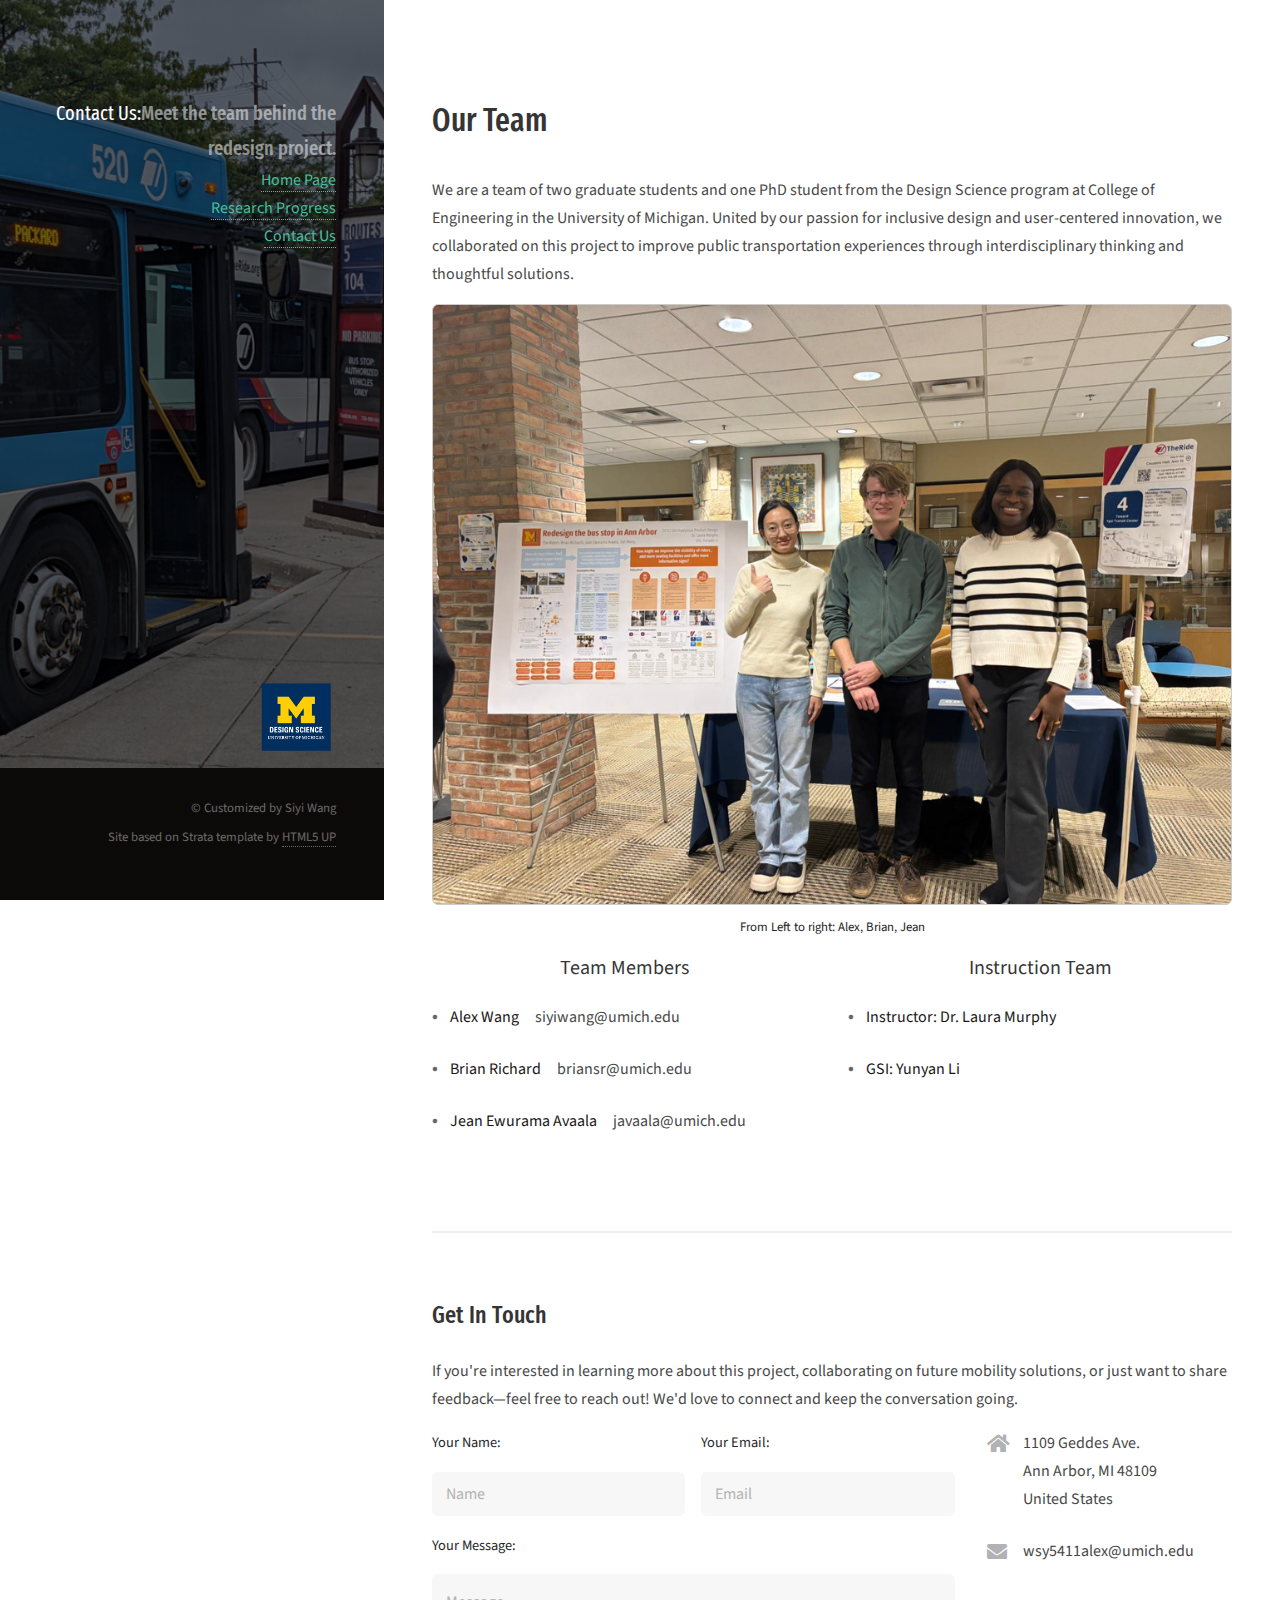
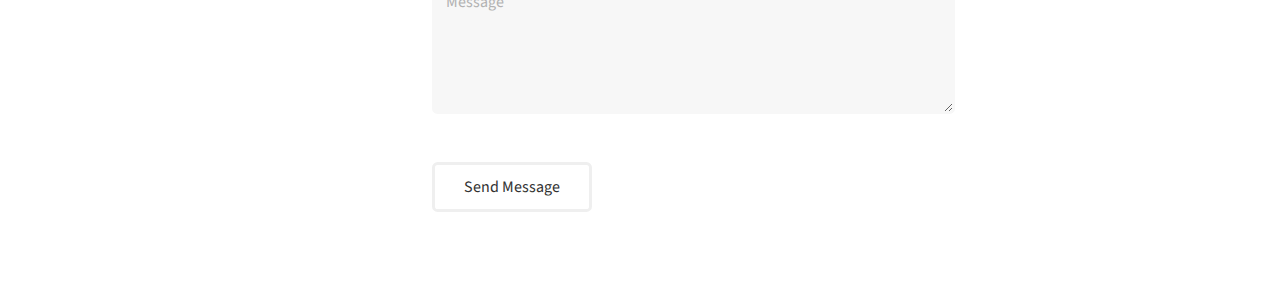
<file: contact.html>
<!DOCTYPE HTML>
<html lang="en">

<head>
    <title>Ann Arbor Bus Stop Redesign</title>
    <meta charset="utf-8">
    <meta name="viewport" content="width=device-width, initial-scale=1">
    <link rel="stylesheet" href="assets/css/main.css">
    <link rel="preconnect" href="https://fonts.googleapis.com">
    <link rel="preconnect" href="https://fonts.gstatic.com" crossorigin>
    <link href="https://fonts.googleapis.com/css2?family=Fira+Sans+Extra+Condensed&display=swap" rel="stylesheet">
</head>

<body class="is-preload">
    <div class="skip"><a href="#main" class="skipcontent">Skip to Main Content</a></div>
    <header id="header" class="p7">
        <div class="inner">
            <h1><strong>Contact Us:</strong><br>Meet the team behind the redesign project.</h1>
            <ul class="navibar">
                <li><a href="index.html">Home Page</a></li>
                <li class="dropdown">
                    <a href="index.html#two">Research Progress</a>
                    <ul class="dropdown-content">
                        <li><a href="p1.html">Photo Ethnography</a></li>
                        <li><a href="p2.html">Stakeholder Engagement</a></li>
                        <li><a href="p3.html">AEIOU + Survey</a></li>
                        <li><a href="p4.html">Synthesis & HMW</a></li>
                        <li><a href="p5.html">Idea Generation</a></li>
                        <li><a href="p6.html">Selection & Prototyping</a></li>
                    </ul>
                </li>
                <li><a href="contact.html">Contact Us</a></li>
            </ul>
        </div>
    </header>


    <div id="main">
        <section>
            <header class="major">
                <h2>Our Team</h2>
            </header>
            <p>We are a team of two graduate students and one PhD student from the Design Science program at College of
                Engineering in the University of Michigan.
                United by our passion for inclusive design and user-centered innovation, we collaborated on this project
                to improve public transportation experiences through interdisciplinary thinking and thoughtful
                solutions.</p>
            <span class="image fit"><img src="images/groupphoto.png" alt="Team members "></span>
            <p class="notation">From Left to right: Alex, Brian, Jean</p>

            <div class="row">
                <div class="member-list col-6 col-12-medium">
                    <div class="member-section">
                        <h3>Team Members</h3>
                        <div class="member">
                            <strong>Alex Wang</strong> siyiwang@umich.edu
                        </div>
                        <div class="member">
                            <strong>Brian Richard</strong> briansr@umich.edu
                        </div>
                        <div class="member">
                            <strong>Jean Ewurama Avaala</strong>javaala@umich.edu
                        </div>
                    </div>
                </div>
                <div class="member-list col-6 col-12-medium">
                    <div class="member-section">
                        <h3>Instruction Team</h3>
                        <div class="member">
                            <strong>Instructor: Dr. Laura Murphy</strong>
                        </div>
                        <div class="member">
                            <strong>GSI: Yunyan Li</strong>
                        </div>
                    </div>
                </div>
            </div>
        </section>


        <section>
            <h2>Get In Touch</h2>
            <p>If you're interested in learning more about this project, collaborating on future mobility solutions, or
                just want to share feedback—feel free to reach out! We'd love to connect and keep the conversation
                going.</p>
            <div class="row">
                <div class="col-8 col-12-small">
                    <form method="post" action="#">
                        <div class="row gtr-uniform gtr-50">
                            <div class="col-6 col-12-xsmall">
                                <label for="name" class="visually-hidden" style="color: rgb(39, 39, 39);">Your
                                    Name:</label>
                                <input type="text" name="name" id="name" placeholder="Name">
                            </div>
                            <div class="col-6 col-12-xsmall">
                                <label for="email" class="visually-hidden" style="color: rgb(39, 39, 39);">Your
                                    Email:</label>
                                <input type="email" name="email" id="email" placeholder="Email">
                            </div>
                            <div class="col-12">
                                <label for="message" class="visually-hidden" style="color: rgb(39, 39, 39);">Your
                                    Message:</label>
                                <textarea name="message" id="message" placeholder="Message" rows="4"></textarea>
                            </div>
                        </div>
                    </form>
                    <ul class="actions">
                        <li><input type="submit" value="Send Message"></li>
                    </ul>
                </div>
                <div class="col-4 col-12-small">
                    <ul class="labeled-icons">
                        <li>
                            <h3 class="icon solid fa-home"><span class="label">Address</span></h3>
                            1109 Geddes Ave.<br>
                            Ann Arbor, MI 48109<br>
                            United States
                        </li>
                        <li>
                            <h3 class="icon solid fa-envelope"><span class="label">Email</span></h3>
                            wsy5411alex@umich.edu
                        </li>
                    </ul>
                </div>
            </div>
        </section>
    </div>


    <footer id="footer">
        <div class="inner">
            <img src="images/DESCIlogo.png" alt="University of Michigan Design Science Logo"
                style="max-height: 80px; margin-bottom: 1em;">
            <ul class="copyright">
                <li>&copy; Customized by Siyi Wang</li>
                <li>Site based on Strata template by <a href="http://html5up.net">HTML5 UP</a></li>
            </ul>
        </div>
    </footer>
    <script src="assets/js/jquery.min.js"></script>
    <script src="assets/js/browser.min.js"></script>
    <script src="assets/js/breakpoints.min.js"></script>
    <script src="assets/js/main.js"></script>

</body>

</html>
</file>
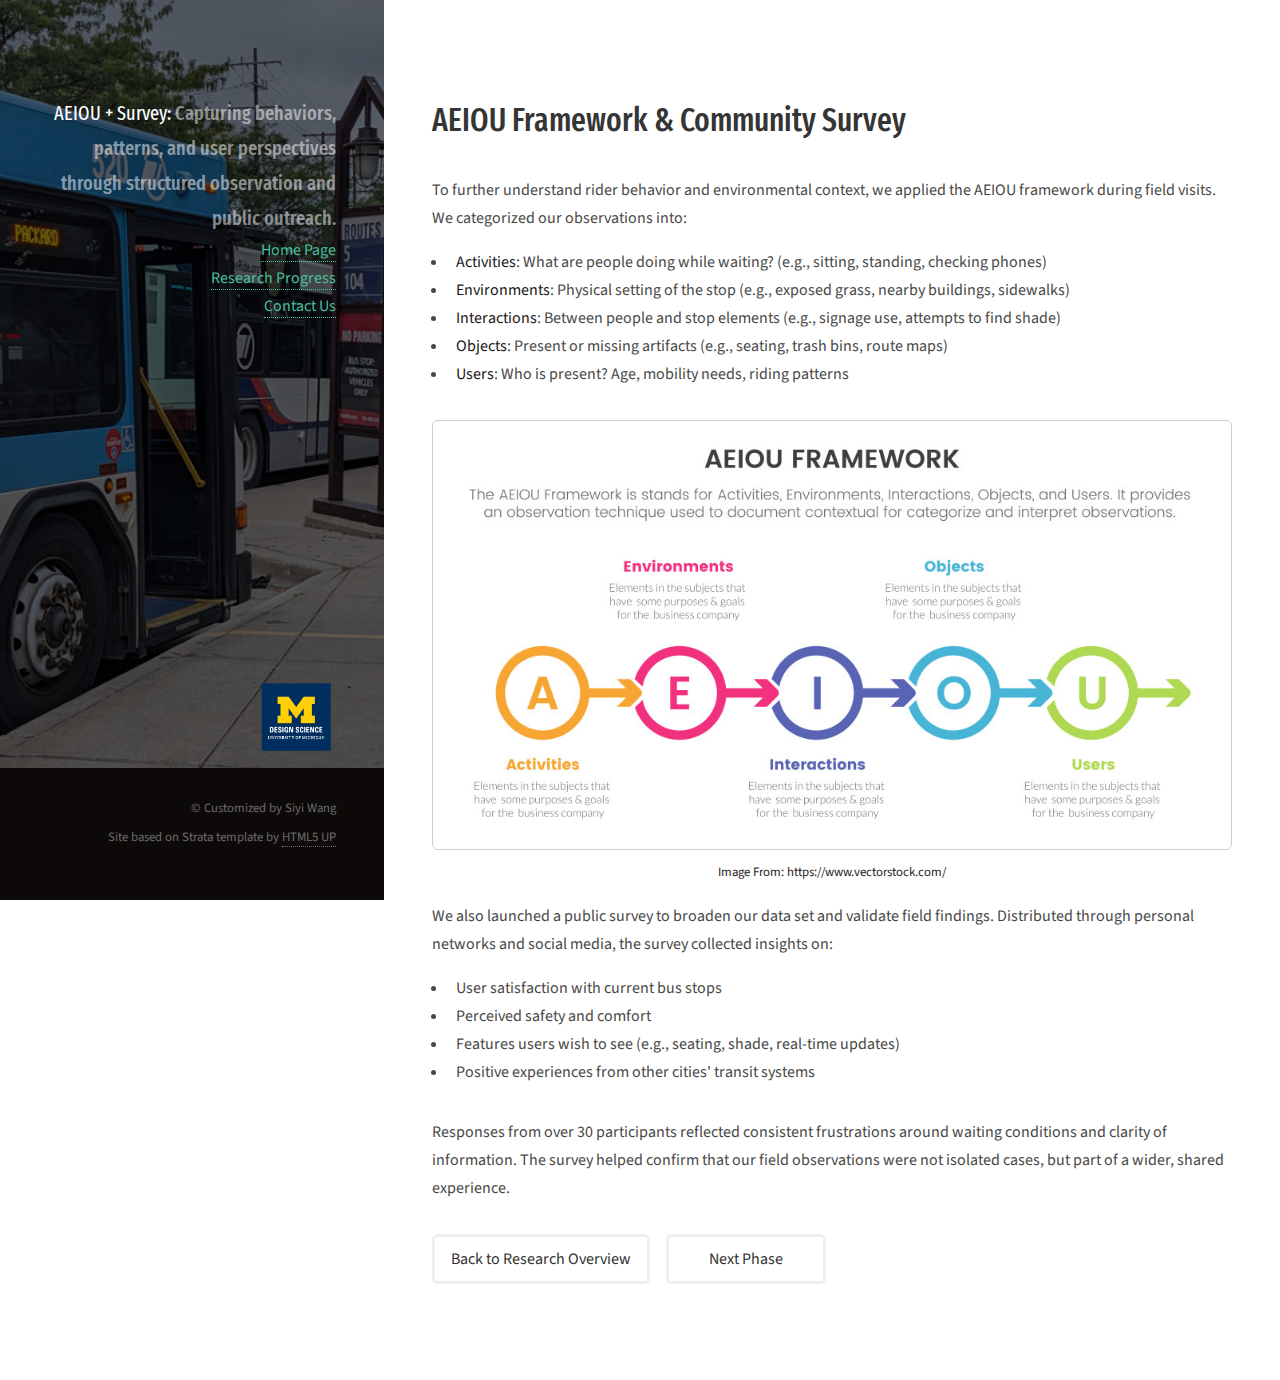
<file: p3.html>
<!DOCTYPE HTML>
<html lang="en">

<head>
  <title>AEIOU + Survey - Ann Arbor Bus Stop Redesign</title>
  <meta charset="utf-8">
  <meta name="viewport" content="width=device-width, initial-scale=1">
  <link rel="stylesheet" href="assets/css/main.css">
  <link rel="preconnect" href="https://fonts.googleapis.com">
	<link rel="preconnect" href="https://fonts.gstatic.com" crossorigin>
	<link
		href="https://fonts.googleapis.com/css2?family=Fira+Sans+Extra+Condensed:ital,wght@0,100;0,200;0,300;0,400;0,500;0,600;0,700;0,800;0,900;1,100;1,200;1,300;1,400;1,500;1,600;1,700;1,800;1,900&display=swap"
		rel="stylesheet">
</head>

<body class="is-preload">
  <div class="skip"><a href="#main" class="skipcontent">Skip to Main Content</a></div>
  <header id="header" class="p3">
    <div class="inner">
      <h1><strong>AEIOU + Survey:</strong><br>
        Capturing behaviors, patterns, and user perspectives through structured observation and public outreach.</h1>
      <ul class="navibar">
        <li><a href="index.html">Home Page</a></li>
        <li class="dropdown">
          <a href="index.html#two">Research Progress</a>
          <ul class="dropdown-content">
            <li><a href="p1.html">Photo Ethnography</a></li>
            <li><a href="p2.html">Stakeholder Engagement</a></li>
            <li><a href="p3.html">AEIOU + Survey</a></li>
            <li><a href="p4.html">Synthesis & HMW</a></li>
            <li><a href="p5.html">Idea Generation</a></li>
            <li><a href="p6.html">Selection & Prototyping</a></li>
          </ul>
        </li>
        <li><a href="contact.html">Contact Us</a></li>
      </ul>
    </div>
  </header>

  <div id="main">
    <div class="row">
      <div class="col-12">
        <section id="content" class="main">
          <header class="major">
            <h2>AEIOU Framework & Community Survey</h2>
          </header>

          <p>To further understand rider behavior and environmental context, we applied the AEIOU framework during field
            visits. We categorized our observations into:</p>

          <ul>
            <li><strong>Activities</strong>: What are people doing while waiting? (e.g., sitting, standing, checking
              phones)</li>
            <li><strong>Environments</strong>: Physical setting of the stop (e.g., exposed grass, nearby buildings,
              sidewalks)</li>
            <li><strong>Interactions</strong>: Between people and stop elements (e.g., signage use, attempts to find
              shade)</li>
            <li><strong>Objects</strong>: Present or missing artifacts (e.g., seating, trash bins, route maps)</li>
            <li><strong>Users</strong>: Who is present? Age, mobility needs, riding patterns</li>
          </ul>

          <span class="image fit lightbox-trigger">
            <img src="images/AEIOU.png" alt="AEIOU framework observation">
          </span>
          <p class="notation">Image From: https://www.vectorstock.com/</p>

          <p>We also launched a public survey to broaden our data set and validate field findings. Distributed through
            personal networks and social media, the survey collected insights on:</p>

          <ul>
            <li>User satisfaction with current bus stops</li>
            <li>Perceived safety and comfort</li>
            <li>Features users wish to see (e.g., seating, shade, real-time updates)</li>
            <li>Positive experiences from other cities' transit systems</li>
          </ul>

          <p>Responses from over 30 participants reflected consistent frustrations around waiting conditions and clarity
            of information. The survey helped confirm that our field observations were not isolated cases, but part of a
            wider, shared experience.</p>

          <ul class="actions">
            <li><a href="index.html#two" class="button">Back to Research Overview</a></li>
            <li><a href="p4.html" class="button">Next Phase</a></li>
          </ul>
        </section>
      </div>
    </div>
  </div>

  <footer id="footer">
    <div class="inner">
      <img src="images/DESCIlogo.png" alt="University of Michigan Design Science Logo"
        style="max-height: 80px; margin-bottom: 1em;">
      <ul class="copyright">
        <li>&copy; Customized by Siyi Wang</li>
        <li>Site based on Strata template by <a href="http://html5up.net">HTML5 UP</a></li>
      </ul>
    </div>
  </footer>
  <!-- lightbox -->
  <div id="lightbox" style="display:none;">
    <div class="lightbox-content">
      <img id="lightbox-img" src="images/thumbs/01.jpg" alt="Enlarged Image">
      <span id="lightbox-close">&times;</span>
    </div>
  </div>

	<script src="assets/js/jquery.min.js"></script>
	<script src="assets/js/browser.min.js"></script>
	<script src="assets/js/breakpoints.min.js"></script>
	<script src="assets/js/main.js"></script>
</body>

</html>
</file>
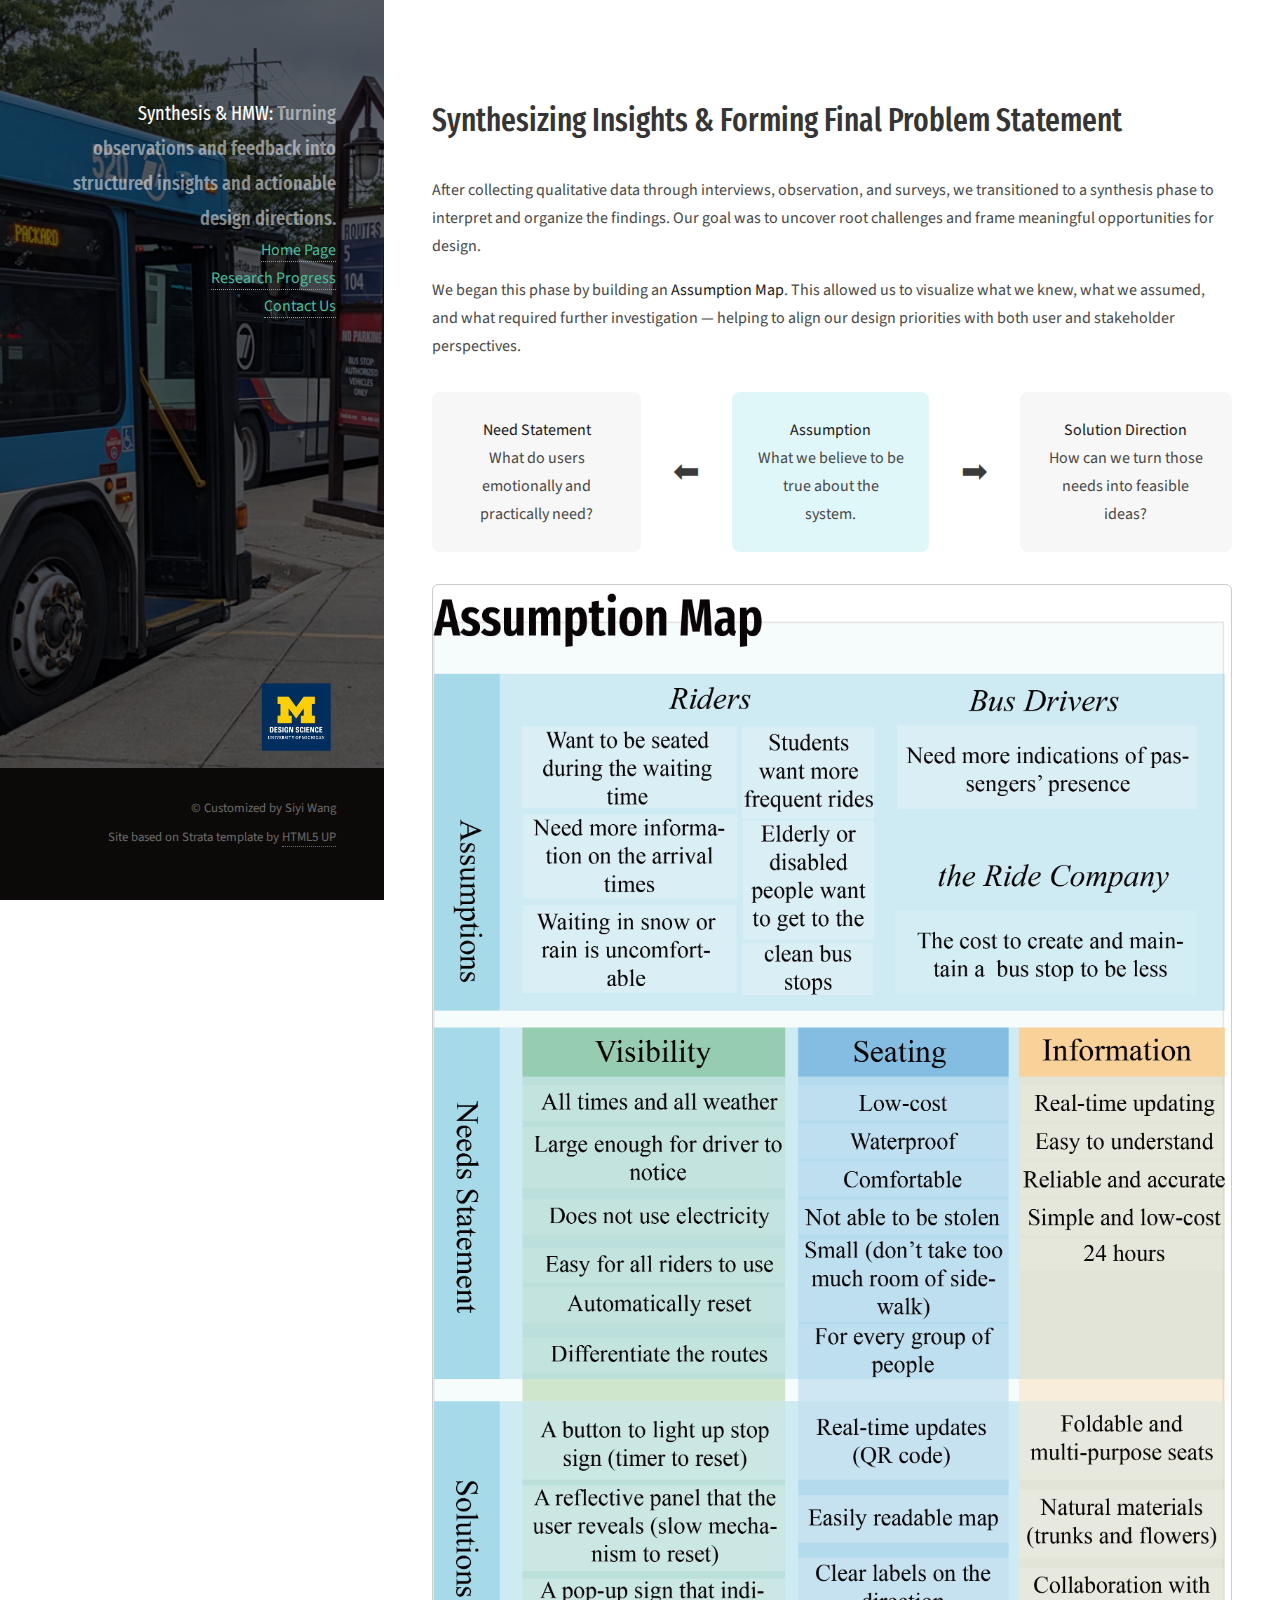
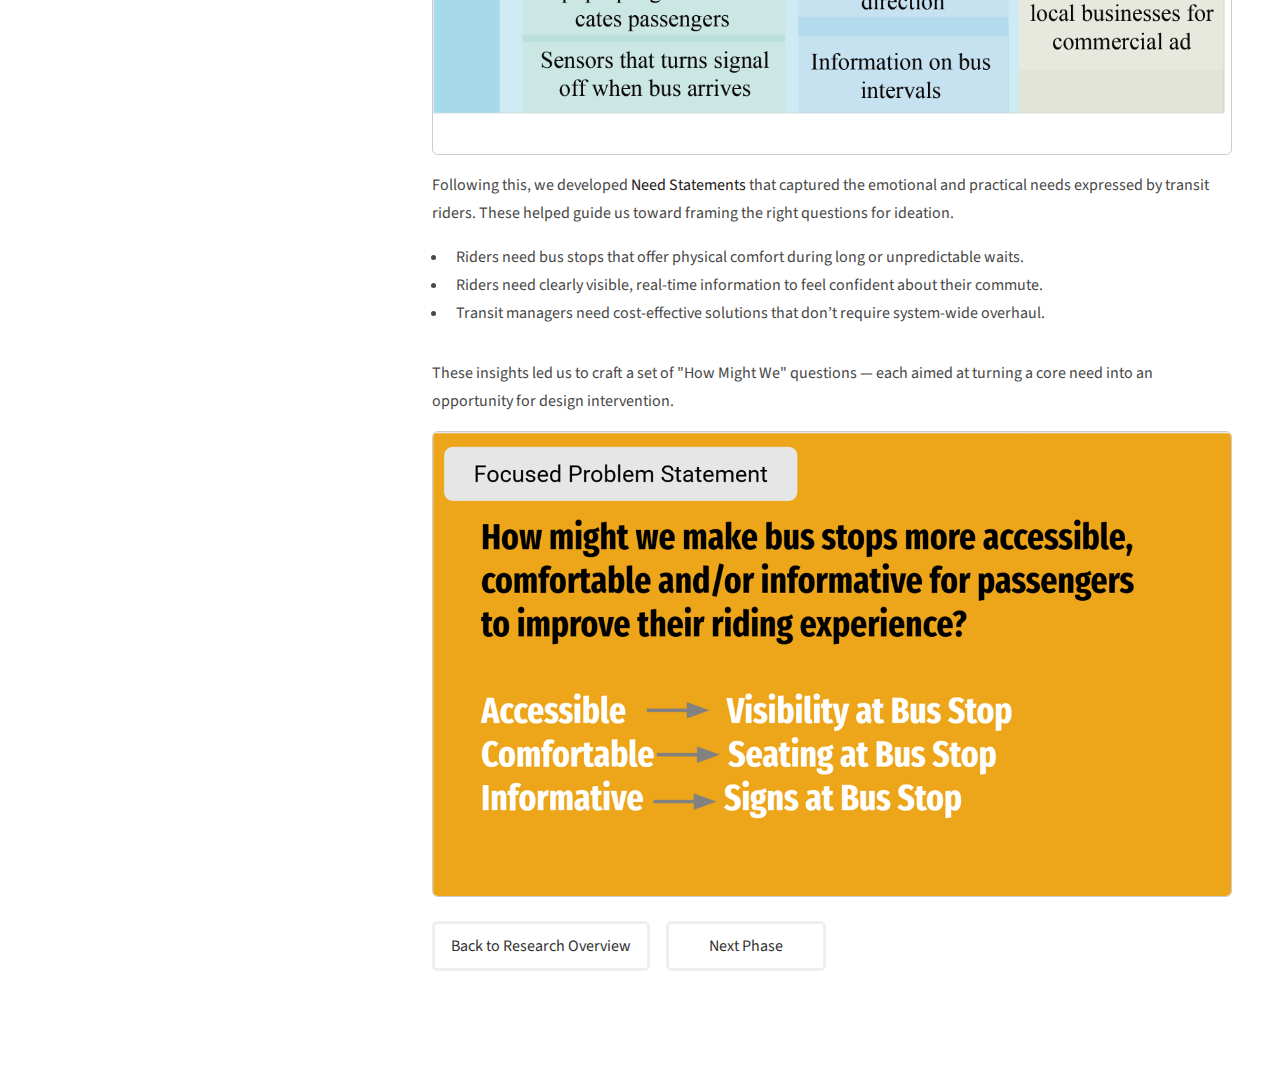
<file: p4.html>
<!DOCTYPE HTML>
<html lang="en">

<head>
  <title>Synthesis & HMW - Ann Arbor Bus Stop Redesign</title>
  <meta charset="utf-8">
  <meta name="viewport" content="width=device-width, initial-scale=1">
  <link rel="stylesheet" href="assets/css/main.css">
  <link rel="preconnect" href="https://fonts.googleapis.com">
	<link rel="preconnect" href="https://fonts.gstatic.com" crossorigin>
	<link
		href="https://fonts.googleapis.com/css2?family=Fira+Sans+Extra+Condensed:ital,wght@0,100;0,200;0,300;0,400;0,500;0,600;0,700;0,800;0,900;1,100;1,200;1,300;1,400;1,500;1,600;1,700;1,800;1,900&display=swap"
		rel="stylesheet">
</head>

<body class="is-preload">
  <div class="skip"><a href="#main" class="skipcontent">Skip to Main Content</a></div>
  <header id="header" class="p4">
    <div class="inner">
      <h1><strong>Synthesis & HMW:</strong><br>
        Turning observations and feedback into structured insights and actionable design directions.</h1>
      <ul class="navibar">
        <li><a href="index.html">Home Page</a></li>
        <li class="dropdown">
          <a href="index.html#two">Research Progress</a>
          <ul class="dropdown-content">
            <li><a href="p1.html">Photo Ethnography</a></li>
            <li><a href="p2.html">Stakeholder Engagement</a></li>
            <li><a href="p3.html">AEIOU + Survey</a></li>
            <li><a href="p4.html">Synthesis & HMW</a></li>
            <li><a href="p5.html">Idea Generation</a></li>
            <li><a href="p6.html">Selection & Prototyping</a></li>
          </ul>
        </li>
        <li><a href="contact.html">Contact Us</a></li>
      </ul>
    </div>
  </header>

  <div id="main">
    <div class="row">
      <div class="col-12">
        <section id="content" class="main">
          <header class="major">
            <h2>Synthesizing Insights & Forming Final Problem Statement</h2>
          </header>

          <p>After collecting qualitative data through interviews, observation, and surveys, we transitioned to a
            synthesis phase to interpret and organize the findings. Our goal was to uncover root challenges and frame
            meaningful opportunities for design.</p>

          <p>We began this phase by building an <strong>Assumption Map</strong>. This allowed us to visualize what we
            knew, what we assumed, and what required further investigation — helping to align our design priorities with
            both user and stakeholder perspectives.</p>

          <div class="flow-section">
            <div class="flow-box">
              <strong>Need Statement</strong><br>
              What do users emotionally and practically need?
            </div>
            <span class="flow-arrow">⬅</span>
            <div class="flow-box center">
              <strong>Assumption</strong><br>
              What we believe to be true about the system.
            </div>
            <span class="flow-arrow">➡</span>
            <div class="flow-box">
              <strong>Solution Direction</strong><br>
              How can we turn those needs into feasible ideas?
            </div>
          </div>

          <span class="image fit lightbox-trigger">
            <img src="images/assumptionmap.webp" alt="Assumption Map">
          </span>

          <p>Following this, we developed <strong>Need Statements</strong> that captured the emotional and practical
            needs expressed by transit riders. These helped guide us toward framing the right questions for ideation.
          </p>

          <ul>
            <li>Riders need bus stops that offer physical comfort during long or unpredictable waits.</li>
            <li>Riders need clearly visible, real-time information to feel confident about their commute.</li>
            <li>Transit managers need cost-effective solutions that don’t require system-wide overhaul.</li>
          </ul>

          <p>These insights led us to craft a set of "How Might We" questions — each aimed at turning a core need into
            an opportunity for design intervention.</p>

          <span class="image fit lightbox-trigger">
            <img src="images/HMW.png" alt="How Might We Statements">
          </span>

          <ul class="actions">
            <li><a href="index.html#two" class="button">Back to Research Overview</a></li>
            <li><a href="p5.html" class="button">Next Phase</a></li>
          </ul>
        </section>
      </div>
    </div>
  </div>

  <footer id="footer">
    <div class="inner">
      <img src="images/DESCIlogo.png" alt="University of Michigan Design Science Logo"
        style="max-height: 80px; margin-bottom: 1em;">
      <ul class="copyright">
        <li>&copy; Customized by Siyi Wang</li>
        <li>Site based on Strata template by <a href="http://html5up.net">HTML5 UP</a></li>
      </ul>
    </div>
  </footer>
  <!-- lightbox -->
  <div id="lightbox" style="display:none;">
    <div class="lightbox-content">
      <img id="lightbox-img" src="images/thumbs/01.jpg" alt="Enlarged Image">
      <span id="lightbox-close">&times;</span>
    </div>
  </div>

	<script src="assets/js/jquery.min.js"></script>
	<script src="assets/js/browser.min.js"></script>
	<script src="assets/js/breakpoints.min.js"></script>
	<script src="assets/js/main.js"></script>
</body>

</html>
</file>
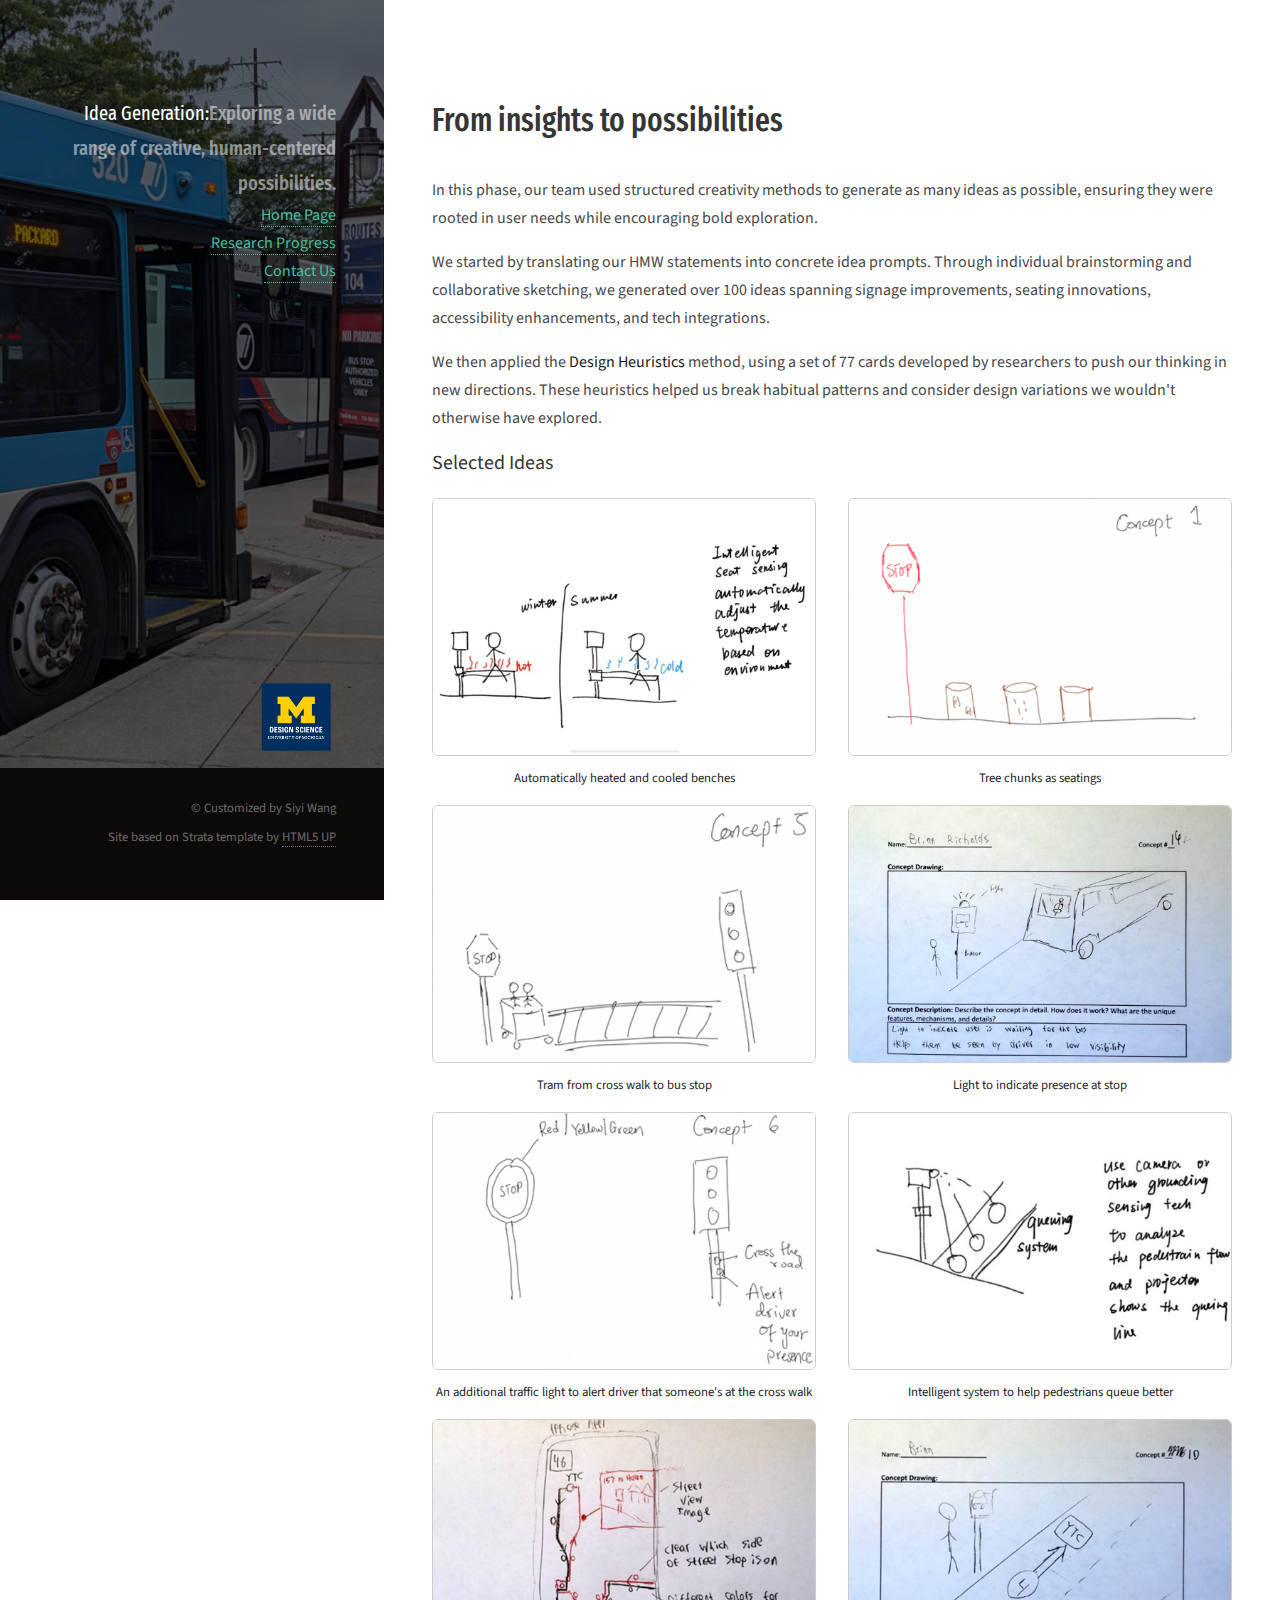
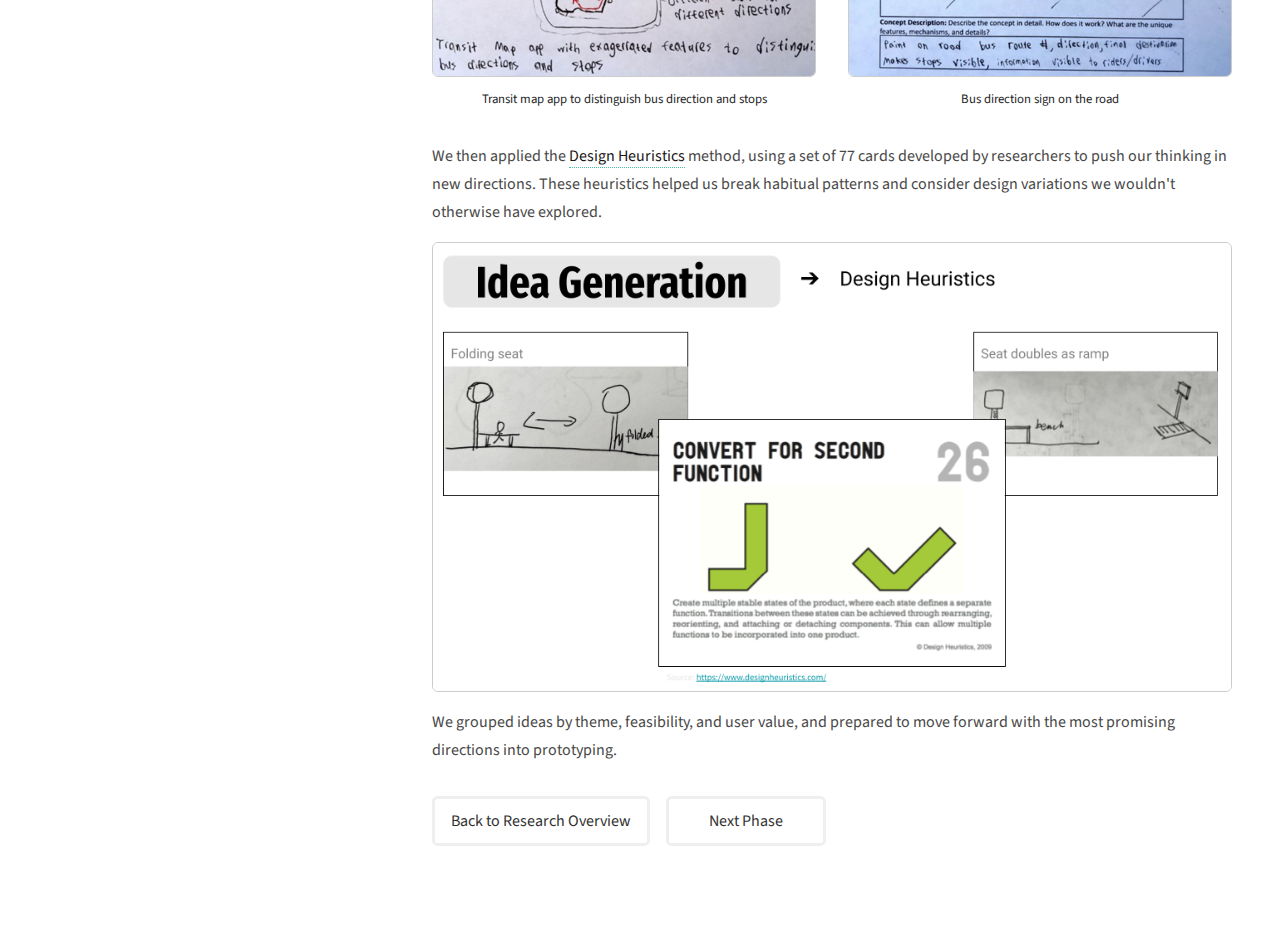
<file: p5.html>
<!DOCTYPE HTML>
<html lang="en">

<head>
  <title>Idea Generation - Ann Arbor Bus Stop Redesign</title>
  <meta charset="utf-8">
  <meta name="viewport" content="width=device-width, initial-scale=1">
  <link rel="stylesheet" href="assets/css/main.css">
  <link rel="preconnect" href="https://fonts.googleapis.com">
	<link rel="preconnect" href="https://fonts.gstatic.com" crossorigin>
	<link
		href="https://fonts.googleapis.com/css2?family=Fira+Sans+Extra+Condensed:ital,wght@0,100;0,200;0,300;0,400;0,500;0,600;0,700;0,800;0,900;1,100;1,200;1,300;1,400;1,500;1,600;1,700;1,800;1,900&display=swap"
		rel="stylesheet">
</head>

<body class="is-preload">
  <div class="skip"><a href="#main" class="skipcontent">Skip to Main Content</a></div>
  <header id="header" class="p5">
    <div class="inner">
      <h1><strong>Idea Generation:</strong><br>Exploring a wide range of creative, human-centered possibilities.</h1>
      <ul class="navibar">
        <li><a href="index.html">Home Page</a></li>
        <li class="dropdown">
          <a href="index.html#two">Research Progress</a>
          <ul class="dropdown-content">
            <li><a href="p1.html">Photo Ethnography</a></li>
            <li><a href="p2.html">Stakeholder Engagement</a></li>
            <li><a href="p3.html">AEIOU + Survey</a></li>
            <li><a href="p4.html">Synthesis & HMW</a></li>
            <li><a href="p5.html">Idea Generation</a></li>
            <li><a href="p6.html">Selection & Prototyping</a></li>
          </ul>
        </li>
        <li><a href="contact.html">Contact Us</a></li>
      </ul>
    </div>
  </header>

  <div id="main">
    <div class="row">
      <div class="col-12">
        <section id="content" class="main">
          <header class="major">
            <h2>From insights to possibilities</h2>
          </header>

          <p>In this phase, our team used structured creativity methods to generate as many ideas as possible, ensuring
            they were rooted in user needs while encouraging bold exploration.</p>

          <p>We started by translating our HMW statements into concrete idea prompts. Through individual brainstorming
            and collaborative sketching, we generated over 100 ideas spanning signage improvements, seating innovations,
            accessibility enhancements, and tech integrations.</p>

          <p>We then applied the <strong>Design Heuristics</strong> method, using a set of 77 cards developed by
            researchers to push our thinking in new directions. These heuristics helped us break habitual patterns and
            consider design variations we wouldn't otherwise have explored.</p>

          <h3>Selected Ideas</h3>

          <div class="row">
            <div class="col-6 col-12-small">
              <span class="image fit lightbox-trigger"><img src="images/ideas/idea1.png" alt="Idea 1"></span>
              <p class="notation">Automatically heated and cooled benches</p>
            </div>
            <div class="col-6 col-12-small">
              <span class="image fit lightbox-trigger"><img src="images/ideas/idea2.png" alt="Idea 2"></span>
              <p class="notation">Tree chunks as seatings</p>
            </div>
            <div class="col-6 col-12-small">
              <span class="image fit lightbox-trigger"><img src="images/ideas/idea3.png" alt="Idea 3"></span>
              <p class="notation">Tram from cross walk to bus stop</p>
            </div>
            <div class="col-6 col-12-small">
              <span class="image fit lightbox-trigger"><img src="images/ideas/idea4.png" alt="Idea 4"></span>
              <p class="notation">Light to indicate presence at stop</p>
            </div>
            <div class="col-6 col-12-small">
              <span class="image fit lightbox-trigger"><img src="images/ideas/idea5.png" alt="Idea 5"></span>
              <p class="notation">An additional traffic light to alert driver that someone's at the cross walk</p>
            </div>
            <div class="col-6 col-12-small">
              <span class="image fit lightbox-trigger"><img src="images/ideas/idea6.png" alt="Idea 6"></span>
              <p class="notation">Intelligent system to help pedestrians queue better</p>
            </div>
            <div class="col-6 col-12-small">
              <span class="image fit lightbox-trigger"><img src="images/ideas/idea7.png" alt="Idea 7"></span>
              <p class="notation">Transit map app to distinguish bus direction and stops</p>
            </div>
            <div class="col-6 col-12-small">
              <span class="image fit lightbox-trigger"><img src="images/ideas/idea8.png" alt="Idea 8"></span>
              <p class="notation">Bus direction sign on the road</p>
            </div>
          </div>

          <p>We then applied the <a href="https://www.designheuristics.com/"><strong>Design Heuristics</strong></a>
            method, using a set of 77 cards developed by researchers to push our thinking in new directions. These
            heuristics helped us break habitual patterns and consider design variations we wouldn't otherwise have
            explored.</p>

          <span class="image fit lightbox-trigger">
            <img src="images/ideaheuristics.png" alt="One process of using idea heuristics methods">
          </span>

          <p>We grouped ideas by theme, feasibility, and user value, and prepared to move forward with the most
            promising directions into prototyping.</p>

          <ul class="actions">
            <li><a href="index.html#two" class="button">Back to Research Overview</a></li>
            <li><a href="p6.html" class="button">Next Phase</a></li>
          </ul>
        </section>
      </div>
    </div>
  </div>

  <footer id="footer">
    <div class="inner">
      <img src="images/DESCIlogo.png" alt="University of Michigan Design Science Logo"
        style="max-height: 80px; margin-bottom: 1em;">
      <ul class="copyright">
        <li>&copy; Customized by Siyi Wang</li>
        <li>Site based on Strata template by <a href="http://html5up.net">HTML5 UP</a></li>
      </ul>
    </div>
  </footer>
  <!-- lightbox -->
  <div id="lightbox" style="display:none;">
    <div class="lightbox-content">
      <img id="lightbox-img" src="images/thumbs/01.jpg" alt="Enlarged Image">
      <span id="lightbox-close">&times;</span>
    </div>
  </div>

	<script src="assets/js/jquery.min.js"></script>
	<script src="assets/js/browser.min.js"></script>
	<script src="assets/js/breakpoints.min.js"></script>
	<script src="assets/js/main.js"></script>

</body>

</html>
</file>
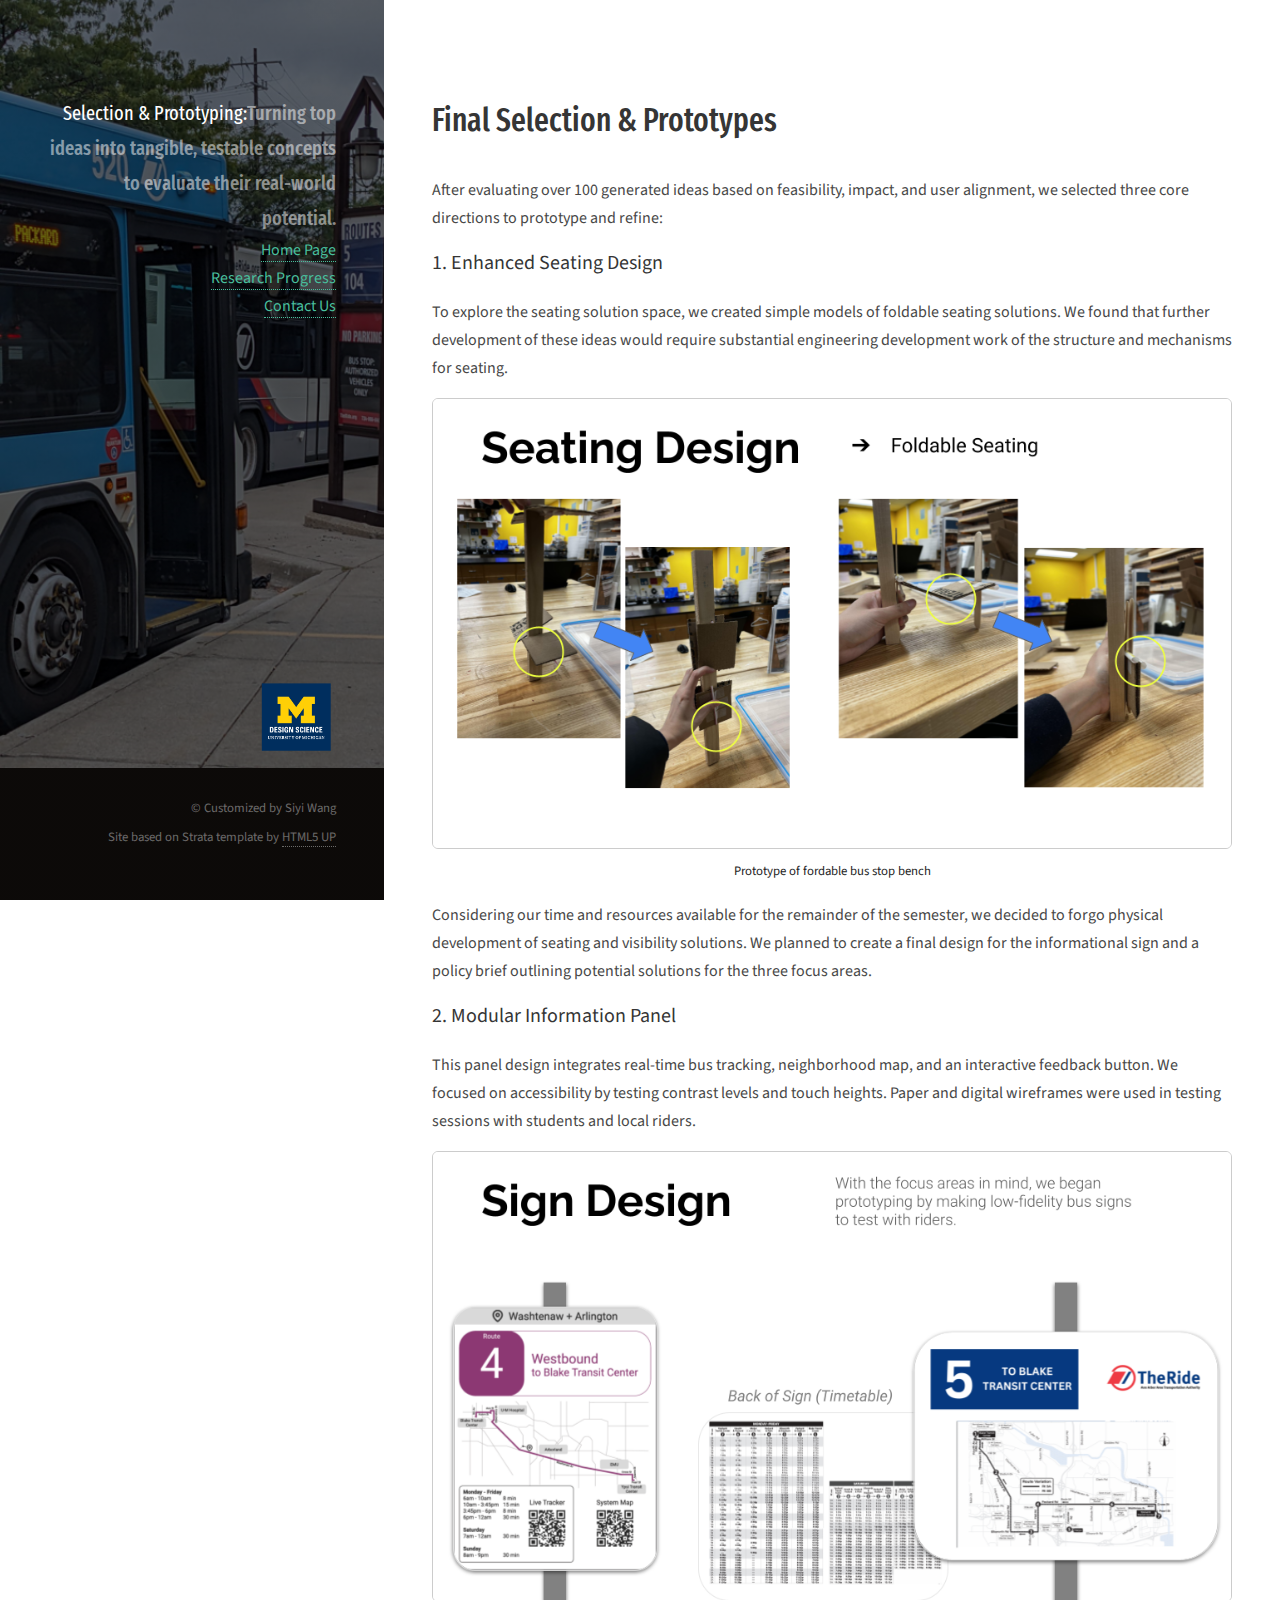
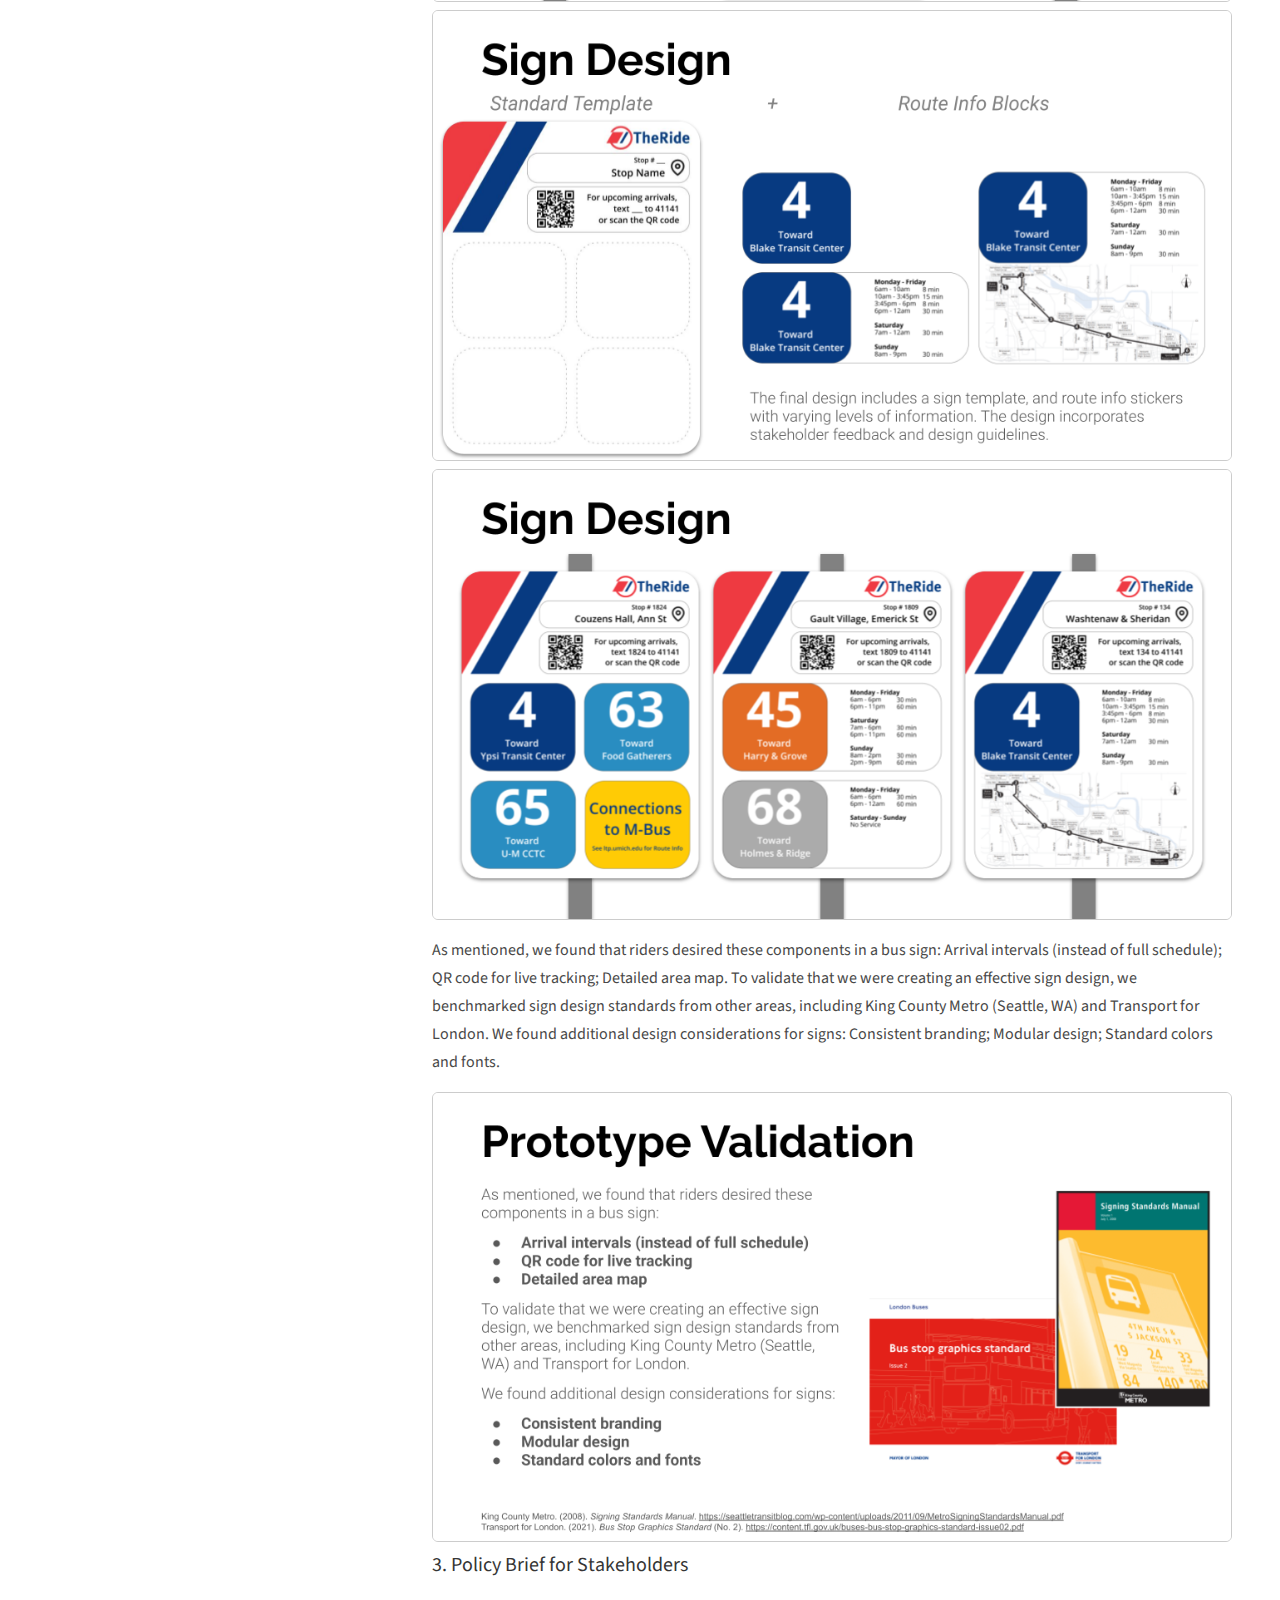
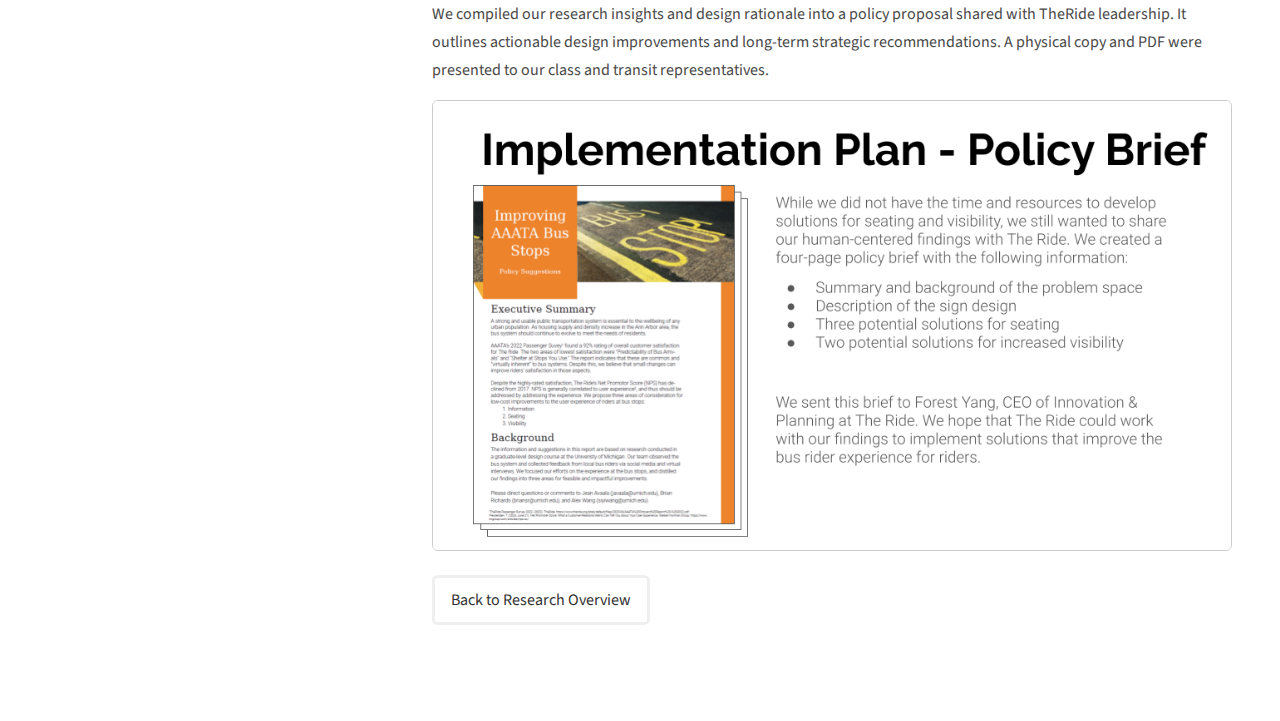
<file: p6.html>
<!DOCTYPE HTML>
<html lang="en">

<head>
    <title>Selection & Prototyping - Ann Arbor Bus Stop Redesign</title>
    <meta charset="utf-8">
    <meta name="viewport" content="width=device-width, initial-scale=1">
    <link rel="stylesheet" href="assets/css/main.css">
    <link rel="preconnect" href="https://fonts.googleapis.com">
	<link rel="preconnect" href="https://fonts.gstatic.com" crossorigin>
	<link
		href="https://fonts.googleapis.com/css2?family=Fira+Sans+Extra+Condensed:ital,wght@0,100;0,200;0,300;0,400;0,500;0,600;0,700;0,800;0,900;1,100;1,200;1,300;1,400;1,500;1,600;1,700;1,800;1,900&display=swap"
		rel="stylesheet">
</head>

<body class="is-preload">
    <div class="skip"><a href="#main" class="skipcontent">Skip to Main Content</a></div>
    <header id="header" class="p5">
        <div class="inner">
            <h1><strong>Selection & Prototyping:</strong><br>Turning top ideas into tangible, testable concepts to
                evaluate their real-world potential.</h1>
            <ul class="navibar">
                <li><a href="index.html">Home Page</a></li>
                <li class="dropdown">
                    <a href="index.html#two">Research Progress</a>
                    <ul class="dropdown-content">
                        <li><a href="p1.html">Photo Ethnography</a></li>
                        <li><a href="p2.html">Stakeholder Engagement</a></li>
                        <li><a href="p3.html">AEIOU + Survey</a></li>
                        <li><a href="p4.html">Synthesis & HMW</a></li>
                        <li><a href="p5.html">Idea Generation</a></li>
                        <li><a href="p6.html">Selection & Prototyping</a></li>
                    </ul>
                </li>
                <li><a href="contact.html">Contact Us</a></li>
            </ul>
        </div>
    </header>

    <div id="main">
        <div class="row">
            <div class="col-12">
                <section id="content" class="main">
                    <header class="major">
                        <h2>Final Selection & Prototypes</h2>
                    </header>

                    <p>After evaluating over 100 generated ideas based on feasibility, impact, and user alignment, we
                        selected three core directions to prototype and refine:</p>

                    <h3>1. Enhanced Seating Design</h3>
                    <p>To explore the seating solution space, we created simple models of foldable seating solutions. We
                        found that further development of these ideas would require substantial engineering development
                        work of the structure and mechanisms for seating.</p>
                    <span class="image fit lightbox-trigger"><img src="images/prototype/seating.png"
                            alt="Seat Prototype"></span>
                    <p class="notation">Prototype of fordable bus stop bench</p>
                    <p>Considering our time and resources available for the remainder of the semester, we decided to
                        forgo physical development of seating and visibility solutions.
                        We planned to create a final design for the informational sign and a policy brief outlining
                        potential solutions for the three focus areas.</p>

                    <h3>2. Modular Information Panel</h3>
                    <p>This panel design integrates real-time bus tracking, neighborhood map, and an interactive
                        feedback button. We focused on accessibility by testing contrast levels and touch heights. Paper
                        and digital wireframes were used in testing sessions with students and local riders.</p>
                    <span class="image fit lightbox-trigger"><img src="images/prototype/sign1.png"
                            alt="Information Panel"></span>
                    <span class="image fit lightbox-trigger"><img src="images/prototype/sign2.png"
                            alt="Information Panel"></span>
                    <span class="image fit lightbox-trigger"><img src="images/prototype/sign3.png"
                            alt="Information Panel"></span>

                    <p>As mentioned, we found that riders desired these components in a bus sign: Arrival intervals
                        (instead of full schedule);
                        QR code for live tracking;
                        Detailed area map.
                        To validate that we were creating an effective sign design, we benchmarked sign design standards
                        from other areas, including King County Metro (Seattle, WA) and Transport for London.
                        We found additional design considerations for signs:
                        Consistent branding;
                        Modular design;
                        Standard colors and fonts.
                    </p>
                    <span class="image fit lightbox-trigger"><img src="images/prototype/validation.png"
                            alt="Information panel validation"></span>


                    <h3>3. Policy Brief for Stakeholders</h3>
                    <p>We compiled our research insights and design rationale into a policy proposal shared with TheRide
                        leadership. It outlines actionable design improvements and long-term strategic recommendations.
                        A physical copy and PDF were presented to our class and transit representatives.</p>
                    <span class="image fit lightbox-trigger"><img src="images/prototype/policybrief.png"
                            alt="Policy Brief Document"></span>


                    <ul class="actions">
                        <li><a href="index.html#two" class="button">Back to Research Overview</a></li>
                    </ul>
                </section>
            </div>
        </div>
    </div>


    <footer id="footer">
        <div class="inner">
            <img src="images/DESCIlogo.png" alt="University of Michigan Design Science Logo"
                style="max-height: 80px; margin-bottom: 1em;">
            <ul class="copyright">
                <li>&copy; Customized by Siyi Wang</li>
                <li>Site based on Strata template by <a href="http://html5up.net">HTML5 UP</a></li>
            </ul>
        </div>
    </footer>
    <!-- lightbox -->
    <div id="lightbox" style="display:none;">
        <div class="lightbox-content">
            <img id="lightbox-img" src="images/thumbs/01.jpg" alt="Enlarged Image">
            <span id="lightbox-close">&times;</span>
        </div>
    </div>

    <script src="assets/js/jquery.min.js"></script>
    <script src="assets/js/browser.min.js"></script>
    <script src="assets/js/breakpoints.min.js"></script>
    <script src="assets/js/main.js"></script>

</body>

</html>
</file>
<file: assets/css/main.css>
@import url("fontawesome-all.min.css");
@import url("https://fonts.googleapis.com/css?family=Source+Sans+Pro:400,400italic");

/*
	Strata by HTML5 UP
	html5up.net | @ajlkn
	Free for personal and commercial use under the CCA 3.0 license (html5up.net/license)
*/

html,
body,
div,
span,
applet,
object,
iframe,
h1,
h2,
h3,
h4,
h5,
h6,
p,
blockquote,
pre,
a,
abbr,
acronym,
address,
big,
cite,
code,
del,
dfn,
em,
img,
ins,
kbd,
q,
s,
samp,
small,
strike,
strong,
sub,
sup,
tt,
var,
b,
u,
i,
center,
dl,
dt,
dd,
ol,
ul,
li,
fieldset,
form,
label,
legend,
table,
caption,
tbody,
tfoot,
thead,
tr,
th,
td,
article,
aside,
canvas,
details,
embed,
figure,
figcaption,
footer,
header,
hgroup,
menu,
nav,
output,
ruby,
section,
summary,
time,
mark,
audio,
video {
	margin: 0;
	padding: 0;
	border: 0;
	font-size: 100%;
	font: inherit;
	vertical-align: baseline;
}

article,
aside,
details,
figcaption,
figure,
footer,
header,
hgroup,
menu,
nav,
section {
	display: block;
}

body {
	line-height: 1;
}

ol,
ul {
	list-style: none;
}

blockquote,
q {
	quotes: none;
}

blockquote:before,
blockquote:after,
q:before,
q:after {
	content: '';
	content: none;
}

table {
	border-collapse: collapse;
	border-spacing: 0;
}

body {
	-webkit-text-size-adjust: none;
}

mark {
	background-color: transparent;
	color: inherit;
}

input::-moz-focus-inner {
	border: 0;
	padding: 0;
}

input,
select,
textarea {
	-moz-appearance: none;
	-webkit-appearance: none;
	-ms-appearance: none;
	appearance: none;
}

/* Basic */

html {
	box-sizing: border-box;
}

*,
*:before,
*:after {
	box-sizing: inherit;
}

.skip a {
    position: absolute;
    top: -40px;
    left: 0;
}
.skip a:focus {
    background-color: white;
    top: 10px;
    z-index: 2;
}
*:focus {
    border: 2px solid black;
}
body {
	background: #fff;
}

body.is-preload *,
body.is-preload *:before,
body.is-preload *:after {
	-moz-animation: none !important;
	-webkit-animation: none !important;
	-ms-animation: none !important;
	animation: none !important;
	-moz-transition: none !important;
	-webkit-transition: none !important;
	-ms-transition: none !important;
	transition: none !important;
}

body,
input,
select,
textarea {
	color: #484848;
	font-family: "Source Sans Pro", Helvetica, sans-serif;
	font-size: 16pt;
	font-weight: 400;
	line-height: 1.75em;
}

a {
	-moz-transition: color 0.2s ease-in-out, border-color 0.2s ease-in-out;
	-webkit-transition: color 0.2s ease-in-out, border-color 0.2s ease-in-out;
	-ms-transition: color 0.2s ease-in-out, border-color 0.2s ease-in-out;
	transition: color 0.2s ease-in-out, border-color 0.2s ease-in-out;
	border-bottom: dotted 1px;
	color: #49bf9d;
	text-decoration: none;
}

a:hover {
	border-bottom-color: transparent;
	color: #49bf9d !important;
	text-decoration: none;
}

strong,
b {
	color: #201616;
	font-weight: 400;
}

em,
i {
	font-style: italic;
}

p {
	margin: 1em 0 1em 0;
}

h1,
h2,
h3,
h4,
h5,
h6 {
	color: #353535;
	font-weight: 400;
	line-height: 1em;
	margin: 0 0 1em 0;
}

h1 a,
h2 a,
h3 a,
h4 a,
h5 a,
h6 a {
	color: inherit;
	text-decoration: none;
}

h1 {
	font-size: 2em;
	line-height: 1.5em;
}

h2 {
	font-size: 1.5em;
	line-height: 1.5em;
}

h3 {
	font-size: 1.25em;
	line-height: 1.5em;
}

h4 {
	font-size: 1.1em;
	line-height: 1.5em;
}

h5 {
	font-size: 0.9em;
	line-height: 1.5em;
}

h6 {
	font-size: 0.7em;
	line-height: 1.5em;
}

sub {
	font-size: 0.8em;
	position: relative;
	top: 0.5em;
}

sup {
	font-size: 0.8em;
	position: relative;
	top: -0.5em;
}

hr {
	border: 0;
	border-bottom: solid 2px #efefef;
	margin: 2em 0;
}

hr.major {
	margin: 3em 0;
}

blockquote {
	border-left: solid 6px #efefef;
	font-style: italic;
	margin: 0 0 2em 0;
	padding: 0.5em 0 0.5em 1.5em;
}

code {
	background: #f7f7f7;
	border-radius: 0.35em;
	border: solid 2px #efefef;
	font-family: "Courier New", monospace;
	font-size: 0.9em;
	margin: 0 0.25em;
	padding: 0.25em 0.65em;
}

pre {
	-webkit-overflow-scrolling: touch;
	font-family: "Courier New", monospace;
	font-size: 0.9em;
	margin: 0 0 2em 0;
}

pre code {
	display: block;
	line-height: 1.75em;
	padding: 1em 1.5em;
	overflow-x: auto;
}

.align-left {
	text-align: left;
}

.align-center {
	text-align: center;
}

.align-right {
	text-align: right;
}

/* Container */

.container {
	margin: 0 auto;
	max-width: calc(100% - 4em);
	width: 100%;
}

.container.xsmall {
	width: 25%;
}

.container.small {
	width: 50%;
}

.container.medium {
	width: 75%;
}

.container.large {
	width: 125%;
}

.container.xlarge {
	width: 150%;
}

.container.max {
	width: 100%;
}

@media screen and (max-width: 980px) {

	.container {
		width: 100% !important;
		max-width: 100% !important;
	}

}

@media screen and (max-width: 480px) {

	.container {
		max-width: calc(100% - 3em);
	}

}

/* Row */

.row {
	display: flex;
	flex-wrap: wrap;
	box-sizing: border-box;
	align-items: stretch;
}

.row>* {
	box-sizing: border-box;
}

.row.gtr-uniform>*> :last-child {
	margin-bottom: 0;
}

.row.aln-left {
	justify-content: flex-start;
}

.row.aln-center {
	justify-content: center;
}

.row.aln-right {
	justify-content: flex-end;
}

.row.aln-top {
	align-items: flex-start;
}

.row.aln-middle {
	align-items: center;
}

.row.aln-bottom {
	align-items: flex-end;
}

.row>.imp {
	order: -1;
}

.row>.col-1 {
	width: 8.33333%;
}

.row>.off-1 {
	margin-left: 8.33333%;
}

.row>.col-2 {
	width: 16.66667%;
}

.row>.off-2 {
	margin-left: 16.66667%;
}

.row>.col-3 {
	width: 25%;
}

.row>.off-3 {
	margin-left: 25%;
}

.row>.col-4 {
	width: 33.33333%;
}

.row>.off-4 {
	margin-left: 33.33333%;
}

.row>.col-5 {
	width: 41.66667%;
}

.row>.off-5 {
	margin-left: 41.66667%;
}

.row>.col-6 {
	width: 50%;
}

.row>.off-6 {
	margin-left: 50%;
}

.row>.col-7 {
	width: 58.33333%;
}

.row>.off-7 {
	margin-left: 58.33333%;
}

.row>.col-8 {
	width: 66.66667%;
}

.row>.off-8 {
	margin-left: 66.66667%;
}

.row>.col-9 {
	width: 75%;
}

.row>.off-9 {
	margin-left: 75%;
}

.row>.col-10 {
	width: 83.33333%;
}

.row>.off-10 {
	margin-left: 83.33333%;
}

.row>.col-11 {
	width: 91.66667%;
}

.row>.off-11 {
	margin-left: 91.66667%;
}

.row>.col-12 {
	width: 100%;
}

.row>.off-12 {
	margin-left: 100%;
}

.row.gtr-0 {
	margin-top: 0;
	margin-left: 0em;
}

.row.gtr-0>* {
	padding: 0 0 0 0em;
}

.row.gtr-0.gtr-uniform {
	margin-top: 0em;
}

.row.gtr-0.gtr-uniform>* {
	padding-top: 0em;
}

.row.gtr-25 {
	margin-top: 0;
	margin-left: -0.625em;
}

.row.gtr-25>* {
	padding: 0 0 0 0.625em;
}

.row.gtr-25.gtr-uniform {
	margin-top: -0.625em;
}

.row.gtr-25.gtr-uniform>* {
	padding-top: 0.625em;
}

.row.gtr-50 {
	margin-top: 0;
	margin-left: -1.25em;
}

.row.gtr-50>* {
	padding: 0 0 0 1.25em;
}

.row.gtr-50.gtr-uniform {
	margin-top: -1.25em;
}

.row.gtr-50.gtr-uniform>* {
	padding-top: 1.25em;
}

.row {
	margin-top: 0;
	margin-left: -2.5em;
}

.row>* {
	padding: 0 0 0 2.5em;
}

.row.gtr-uniform {
	margin-top: -2.5em;
}

.row.gtr-uniform>* {
	padding-top: 2.5em;
}

.row.gtr-150 {
	margin-top: 0;
	margin-left: -3.75em;
}

.row.gtr-150>* {
	padding: 0 0 0 3.75em;
}

.row.gtr-150.gtr-uniform {
	margin-top: -3.75em;
}

.row.gtr-150.gtr-uniform>* {
	padding-top: 3.75em;
}

.row.gtr-200 {
	margin-top: 0;
	margin-left: -5em;
}

.row.gtr-200>* {
	padding: 0 0 0 5em;
}

.row.gtr-200.gtr-uniform {
	margin-top: -5em;
}

.row.gtr-200.gtr-uniform>* {
	padding-top: 5em;
}

@media screen and (max-width: 1800px) {

	.row {
		display: flex;
		flex-wrap: wrap;
		box-sizing: border-box;
		align-items: stretch;
	}

	.row>* {
		box-sizing: border-box;
	}

	.row.gtr-uniform>*> :last-child {
		margin-bottom: 0;
	}

	.row.aln-left {
		justify-content: flex-start;
	}

	.row.aln-center {
		justify-content: center;
	}

	.row.aln-right {
		justify-content: flex-end;
	}

	.row.aln-top {
		align-items: flex-start;
	}

	.row.aln-middle {
		align-items: center;
	}

	.row.aln-bottom {
		align-items: flex-end;
	}

	.row>.imp-xlarge {
		order: -1;
	}

	.row>.col-1-xlarge {
		width: 8.33333%;
	}

	.row>.off-1-xlarge {
		margin-left: 8.33333%;
	}

	.row>.col-2-xlarge {
		width: 16.66667%;
	}

	.row>.off-2-xlarge {
		margin-left: 16.66667%;
	}

	.row>.col-3-xlarge {
		width: 25%;
	}

	.row>.off-3-xlarge {
		margin-left: 25%;
	}

	.row>.col-4-xlarge {
		width: 33.33333%;
	}

	.row>.off-4-xlarge {
		margin-left: 33.33333%;
	}

	.row>.col-5-xlarge {
		width: 41.66667%;
	}

	.row>.off-5-xlarge {
		margin-left: 41.66667%;
	}

	.row>.col-6-xlarge {
		width: 50%;
	}

	.row>.off-6-xlarge {
		margin-left: 50%;
	}

	.row>.col-7-xlarge {
		width: 58.33333%;
	}

	.row>.off-7-xlarge {
		margin-left: 58.33333%;
	}

	.row>.col-8-xlarge {
		width: 66.66667%;
	}

	.row>.off-8-xlarge {
		margin-left: 66.66667%;
	}

	.row>.col-9-xlarge {
		width: 75%;
	}

	.row>.off-9-xlarge {
		margin-left: 75%;
	}

	.row>.col-10-xlarge {
		width: 83.33333%;
	}

	.row>.off-10-xlarge {
		margin-left: 83.33333%;
	}

	.row>.col-11-xlarge {
		width: 91.66667%;
	}

	.row>.off-11-xlarge {
		margin-left: 91.66667%;
	}

	.row>.col-12-xlarge {
		width: 100%;
	}

	.row>.off-12-xlarge {
		margin-left: 100%;
	}

	.row.gtr-0 {
		margin-top: 0;
		margin-left: 0em;
	}

	.row.gtr-0>* {
		padding: 0 0 0 0em;
	}

	.row.gtr-0.gtr-uniform {
		margin-top: 0em;
	}

	.row.gtr-0.gtr-uniform>* {
		padding-top: 0em;
	}

	.row.gtr-25 {
		margin-top: 0;
		margin-left: -0.625em;
	}

	.row.gtr-25>* {
		padding: 0 0 0 0.625em;
	}

	.row.gtr-25.gtr-uniform {
		margin-top: -0.625em;
	}

	.row.gtr-25.gtr-uniform>* {
		padding-top: 0.625em;
	}

	.row.gtr-50 {
		margin-top: 0;
		margin-left: -1.25em;
	}

	.row.gtr-50>* {
		padding: 0 0 0 1.25em;
	}

	.row.gtr-50.gtr-uniform {
		margin-top: -1.25em;
	}

	.row.gtr-50.gtr-uniform>* {
		padding-top: 1.25em;
	}

	.row {
		margin-top: 0;
		margin-left: -2.5em;
	}

	.row>* {
		padding: 0 0 0 2.5em;
	}

	.row.gtr-uniform {
		margin-top: -2.5em;
	}

	.row.gtr-uniform>* {
		padding-top: 2.5em;
	}

	.row.gtr-150 {
		margin-top: 0;
		margin-left: -3.75em;
	}

	.row.gtr-150>* {
		padding: 0 0 0 3.75em;
	}

	.row.gtr-150.gtr-uniform {
		margin-top: -3.75em;
	}

	.row.gtr-150.gtr-uniform>* {
		padding-top: 3.75em;
	}

	.row.gtr-200 {
		margin-top: 0;
		margin-left: -5em;
	}

	.row.gtr-200>* {
		padding: 0 0 0 5em;
	}

	.row.gtr-200.gtr-uniform {
		margin-top: -5em;
	}

	.row.gtr-200.gtr-uniform>* {
		padding-top: 5em;
	}

}

@media screen and (max-width: 1280px) {

	.row {
		display: flex;
		flex-wrap: wrap;
		box-sizing: border-box;
		align-items: stretch;
	}

	.row>* {
		box-sizing: border-box;
	}

	.row.gtr-uniform>*> :last-child {
		margin-bottom: 0;
	}

	.row.aln-left {
		justify-content: flex-start;
	}

	.row.aln-center {
		justify-content: center;
	}

	.row.aln-right {
		justify-content: flex-end;
	}

	.row.aln-top {
		align-items: flex-start;
	}

	.row.aln-middle {
		align-items: center;
	}

	.row.aln-bottom {
		align-items: flex-end;
	}

	.row>.imp-large {
		order: -1;
	}

	.row>.col-1-large {
		width: 8.33333%;
	}

	.row>.off-1-large {
		margin-left: 8.33333%;
	}

	.row>.col-2-large {
		width: 16.66667%;
	}

	.row>.off-2-large {
		margin-left: 16.66667%;
	}

	.row>.col-3-large {
		width: 25%;
	}

	.row>.off-3-large {
		margin-left: 25%;
	}

	.row>.col-4-large {
		width: 33.33333%;
	}

	.row>.off-4-large {
		margin-left: 33.33333%;
	}

	.row>.col-5-large {
		width: 41.66667%;
	}

	.row>.off-5-large {
		margin-left: 41.66667%;
	}

	.row>.col-6-large {
		width: 50%;
	}

	.row>.off-6-large {
		margin-left: 50%;
	}

	.row>.col-7-large {
		width: 58.33333%;
	}

	.row>.off-7-large {
		margin-left: 58.33333%;
	}

	.row>.col-8-large {
		width: 66.66667%;
	}

	.row>.off-8-large {
		margin-left: 66.66667%;
	}

	.row>.col-9-large {
		width: 75%;
	}

	.row>.off-9-large {
		margin-left: 75%;
	}

	.row>.col-10-large {
		width: 83.33333%;
	}

	.row>.off-10-large {
		margin-left: 83.33333%;
	}

	.row>.col-11-large {
		width: 91.66667%;
	}

	.row>.off-11-large {
		margin-left: 91.66667%;
	}

	.row>.col-12-large {
		width: 100%;
	}

	.row>.off-12-large {
		margin-left: 100%;
	}

	.row.gtr-0 {
		margin-top: 0;
		margin-left: 0em;
	}

	.row.gtr-0>* {
		padding: 0 0 0 0em;
	}

	.row.gtr-0.gtr-uniform {
		margin-top: 0em;
	}

	.row.gtr-0.gtr-uniform>* {
		padding-top: 0em;
	}

	.row.gtr-25 {
		margin-top: 0;
		margin-left: -0.5em;
	}

	.row.gtr-25>* {
		padding: 0 0 0 0.5em;
	}

	.row.gtr-25.gtr-uniform {
		margin-top: -0.5em;
	}

	.row.gtr-25.gtr-uniform>* {
		padding-top: 0.5em;
	}

	.row.gtr-50 {
		margin-top: 0;
		margin-left: -1em;
	}

	.row.gtr-50>* {
		padding: 0 0 0 1em;
	}

	.row.gtr-50.gtr-uniform {
		margin-top: -1em;
	}

	.row.gtr-50.gtr-uniform>* {
		padding-top: 1em;
	}

	.row {
		margin-top: 0;
		margin-left: -2em;
	}

	.row>* {
		padding: 0 0 0 2em;
	}

	.row.gtr-uniform {
		margin-top: -2em;
	}

	.row.gtr-uniform>* {
		padding-top: 2em;
	}

	.row.gtr-150 {
		margin-top: 0;
		margin-left: -3em;
	}

	.row.gtr-150>* {
		padding: 0 0 0 3em;
	}

	.row.gtr-150.gtr-uniform {
		margin-top: -3em;
	}

	.row.gtr-150.gtr-uniform>* {
		padding-top: 3em;
	}

	.row.gtr-200 {
		margin-top: 0;
		margin-left: -4em;
	}

	.row.gtr-200>* {
		padding: 0 0 0 4em;
	}

	.row.gtr-200.gtr-uniform {
		margin-top: -4em;
	}

	.row.gtr-200.gtr-uniform>* {
		padding-top: 4em;
	}

}

@media screen and (max-width: 980px) {

	.row {
		display: flex;
		flex-wrap: wrap;
		box-sizing: border-box;
		align-items: stretch;
	}

	.row>* {
		box-sizing: border-box;
	}

	.row.gtr-uniform>*> :last-child {
		margin-bottom: 0;
	}

	.row.aln-left {
		justify-content: flex-start;
	}

	.row.aln-center {
		justify-content: center;
	}

	.row.aln-right {
		justify-content: flex-end;
	}

	.row.aln-top {
		align-items: flex-start;
	}

	.row.aln-middle {
		align-items: center;
	}

	.row.aln-bottom {
		align-items: flex-end;
	}

	.row>.imp-medium {
		order: -1;
	}

	.row>.col-1-medium {
		width: 8.33333%;
	}

	.row>.off-1-medium {
		margin-left: 8.33333%;
	}

	.row>.col-2-medium {
		width: 16.66667%;
	}

	.row>.off-2-medium {
		margin-left: 16.66667%;
	}

	.row>.col-3-medium {
		width: 25%;
	}

	.row>.off-3-medium {
		margin-left: 25%;
	}

	.row>.col-4-medium {
		width: 33.33333%;
	}

	.row>.off-4-medium {
		margin-left: 33.33333%;
	}

	.row>.col-5-medium {
		width: 41.66667%;
	}

	.row>.off-5-medium {
		margin-left: 41.66667%;
	}

	.row>.col-6-medium {
		width: 50%;
	}

	.row>.off-6-medium {
		margin-left: 50%;
	}

	.row>.col-7-medium {
		width: 58.33333%;
	}

	.row>.off-7-medium {
		margin-left: 58.33333%;
	}

	.row>.col-8-medium {
		width: 66.66667%;
	}

	.row>.off-8-medium {
		margin-left: 66.66667%;
	}

	.row>.col-9-medium {
		width: 75%;
	}

	.row>.off-9-medium {
		margin-left: 75%;
	}

	.row>.col-10-medium {
		width: 83.33333%;
	}

	.row>.off-10-medium {
		margin-left: 83.33333%;
	}

	.row>.col-11-medium {
		width: 91.66667%;
	}

	.row>.off-11-medium {
		margin-left: 91.66667%;
	}

	.row>.col-12-medium {
		width: 100%;
	}

	.row>.off-12-medium {
		margin-left: 100%;
	}

	.row.gtr-0 {
		margin-top: 0;
		margin-left: 0em;
	}

	.row.gtr-0>* {
		padding: 0 0 0 0em;
	}

	.row.gtr-0.gtr-uniform {
		margin-top: 0em;
	}

	.row.gtr-0.gtr-uniform>* {
		padding-top: 0em;
	}

	.row.gtr-25 {
		margin-top: 0;
		margin-left: -0.5em;
	}

	.row.gtr-25>* {
		padding: 0 0 0 0.5em;
	}

	.row.gtr-25.gtr-uniform {
		margin-top: -0.5em;
	}

	.row.gtr-25.gtr-uniform>* {
		padding-top: 0.5em;
	}

	.row.gtr-50 {
		margin-top: 0;
		margin-left: -1em;
	}

	.row.gtr-50>* {
		padding: 0 0 0 1em;
	}

	.row.gtr-50.gtr-uniform {
		margin-top: -1em;
	}

	.row.gtr-50.gtr-uniform>* {
		padding-top: 1em;
	}

	.row {
		margin-top: 0;
		margin-left: -2em;
	}

	.row>* {
		padding: 0 0 0 2em;
	}

	.row.gtr-uniform {
		margin-top: -2em;
	}

	.row.gtr-uniform>* {
		padding-top: 2em;
	}

	.row.gtr-150 {
		margin-top: 0;
		margin-left: -3em;
	}

	.row.gtr-150>* {
		padding: 0 0 0 3em;
	}

	.row.gtr-150.gtr-uniform {
		margin-top: -3em;
	}

	.row.gtr-150.gtr-uniform>* {
		padding-top: 3em;
	}

	.row.gtr-200 {
		margin-top: 0;
		margin-left: -4em;
	}

	.row.gtr-200>* {
		padding: 0 0 0 4em;
	}

	.row.gtr-200.gtr-uniform {
		margin-top: -4em;
	}

	.row.gtr-200.gtr-uniform>* {
		padding-top: 4em;
	}

}

@media screen and (max-width: 736px) {

	.row {
		display: flex;
		flex-wrap: wrap;
		box-sizing: border-box;
		align-items: stretch;
	}

	.row>* {
		box-sizing: border-box;
	}

	.row.gtr-uniform>*> :last-child {
		margin-bottom: 0;
	}

	.row.aln-left {
		justify-content: flex-start;
	}

	.row.aln-center {
		justify-content: center;
	}

	.row.aln-right {
		justify-content: flex-end;
	}

	.row.aln-top {
		align-items: flex-start;
	}

	.row.aln-middle {
		align-items: center;
	}

	.row.aln-bottom {
		align-items: flex-end;
	}

	.row>.imp-small {
		order: -1;
	}

	.row>.col-1-small {
		width: 8.33333%;
	}

	.row>.off-1-small {
		margin-left: 8.33333%;
	}

	.row>.col-2-small {
		width: 16.66667%;
	}

	.row>.off-2-small {
		margin-left: 16.66667%;
	}

	.row>.col-3-small {
		width: 25%;
	}

	.row>.off-3-small {
		margin-left: 25%;
	}

	.row>.col-4-small {
		width: 33.33333%;
	}

	.row>.off-4-small {
		margin-left: 33.33333%;
	}

	.row>.col-5-small {
		width: 41.66667%;
	}

	.row>.off-5-small {
		margin-left: 41.66667%;
	}

	.row>.col-6-small {
		width: 50%;
	}

	.row>.off-6-small {
		margin-left: 50%;
	}

	.row>.col-7-small {
		width: 58.33333%;
	}

	.row>.off-7-small {
		margin-left: 58.33333%;
	}

	.row>.col-8-small {
		width: 66.66667%;
	}

	.row>.off-8-small {
		margin-left: 66.66667%;
	}

	.row>.col-9-small {
		width: 75%;
	}

	.row>.off-9-small {
		margin-left: 75%;
	}

	.row>.col-10-small {
		width: 83.33333%;
	}

	.row>.off-10-small {
		margin-left: 83.33333%;
	}

	.row>.col-11-small {
		width: 91.66667%;
	}

	.row>.off-11-small {
		margin-left: 91.66667%;
	}

	.row>.col-12-small {
		width: 100%;
	}

	.row>.off-12-small {
		margin-left: 100%;
	}

	.row.gtr-0 {
		margin-top: 0;
		margin-left: 0em;
	}

	.row.gtr-0>* {
		padding: 0 0 0 0em;
	}

	.row.gtr-0.gtr-uniform {
		margin-top: 0em;
	}

	.row.gtr-0.gtr-uniform>* {
		padding-top: 0em;
	}

	.row.gtr-25 {
		margin-top: 0;
		margin-left: -0.375em;
	}

	.row.gtr-25>* {
		padding: 0 0 0 0.375em;
	}

	.row.gtr-25.gtr-uniform {
		margin-top: -0.375em;
	}

	.row.gtr-25.gtr-uniform>* {
		padding-top: 0.375em;
	}

	.row.gtr-50 {
		margin-top: 0;
		margin-left: -0.75em;
	}

	.row.gtr-50>* {
		padding: 0 0 0 0.75em;
	}

	.row.gtr-50.gtr-uniform {
		margin-top: -0.75em;
	}

	.row.gtr-50.gtr-uniform>* {
		padding-top: 0.75em;
	}

	.row {
		margin-top: 0;
		margin-left: -1.5em;
	}

	.row>* {
		padding: 0 0 0 1.5em;
	}

	.row.gtr-uniform {
		margin-top: -1.5em;
	}

	.row.gtr-uniform>* {
		padding-top: 1.5em;
	}

	.row.gtr-150 {
		margin-top: 0;
		margin-left: -2.25em;
	}

	.row.gtr-150>* {
		padding: 0 0 0 2.25em;
	}

	.row.gtr-150.gtr-uniform {
		margin-top: -2.25em;
	}

	.row.gtr-150.gtr-uniform>* {
		padding-top: 2.25em;
	}

	.row.gtr-200 {
		margin-top: 0;
		margin-left: -3em;
	}

	.row.gtr-200>* {
		padding: 0 0 0 3em;
	}

	.row.gtr-200.gtr-uniform {
		margin-top: -3em;
	}

	.row.gtr-200.gtr-uniform>* {
		padding-top: 3em;
	}

}

@media screen and (max-width: 480px) {

	.row {
		display: flex;
		flex-wrap: wrap;
		box-sizing: border-box;
		align-items: stretch;
	}

	.row>* {
		box-sizing: border-box;
	}

	.row.gtr-uniform>*> :last-child {
		margin-bottom: 0;
	}

	.row.aln-left {
		justify-content: flex-start;
	}

	.row.aln-center {
		justify-content: center;
	}

	.row.aln-right {
		justify-content: flex-end;
	}

	.row.aln-top {
		align-items: flex-start;
	}

	.row.aln-middle {
		align-items: center;
	}

	.row.aln-bottom {
		align-items: flex-end;
	}

	.row>.imp-xsmall {
		order: -1;
	}

	.row>.col-1-xsmall {
		width: 8.33333%;
	}

	.row>.off-1-xsmall {
		margin-left: 8.33333%;
	}

	.row>.col-2-xsmall {
		width: 16.66667%;
	}

	.row>.off-2-xsmall {
		margin-left: 16.66667%;
	}

	.row>.col-3-xsmall {
		width: 25%;
	}

	.row>.off-3-xsmall {
		margin-left: 25%;
	}

	.row>.col-4-xsmall {
		width: 33.33333%;
	}

	.row>.off-4-xsmall {
		margin-left: 33.33333%;
	}

	.row>.col-5-xsmall {
		width: 41.66667%;
	}

	.row>.off-5-xsmall {
		margin-left: 41.66667%;
	}

	.row>.col-6-xsmall {
		width: 50%;
	}

	.row>.off-6-xsmall {
		margin-left: 50%;
	}

	.row>.col-7-xsmall {
		width: 58.33333%;
	}

	.row>.off-7-xsmall {
		margin-left: 58.33333%;
	}

	.row>.col-8-xsmall {
		width: 66.66667%;
	}

	.row>.off-8-xsmall {
		margin-left: 66.66667%;
	}

	.row>.col-9-xsmall {
		width: 75%;
	}

	.row>.off-9-xsmall {
		margin-left: 75%;
	}

	.row>.col-10-xsmall {
		width: 83.33333%;
	}

	.row>.off-10-xsmall {
		margin-left: 83.33333%;
	}

	.row>.col-11-xsmall {
		width: 91.66667%;
	}

	.row>.off-11-xsmall {
		margin-left: 91.66667%;
	}

	.row>.col-12-xsmall {
		width: 100%;
	}

	.row>.off-12-xsmall {
		margin-left: 100%;
	}

	.row.gtr-0 {
		margin-top: 0;
		margin-left: 0em;
	}

	.row.gtr-0>* {
		padding: 0 0 0 0em;
	}

	.row.gtr-0.gtr-uniform {
		margin-top: 0em;
	}

	.row.gtr-0.gtr-uniform>* {
		padding-top: 0em;
	}

	.row.gtr-25 {
		margin-top: 0;
		margin-left: -0.375em;
	}

	.row.gtr-25>* {
		padding: 0 0 0 0.375em;
	}

	.row.gtr-25.gtr-uniform {
		margin-top: -0.375em;
	}

	.row.gtr-25.gtr-uniform>* {
		padding-top: 0.375em;
	}

	.row.gtr-50 {
		margin-top: 0;
		margin-left: -0.75em;
	}

	.row.gtr-50>* {
		padding: 0 0 0 0.75em;
	}

	.row.gtr-50.gtr-uniform {
		margin-top: -0.75em;
	}

	.row.gtr-50.gtr-uniform>* {
		padding-top: 0.75em;
	}

	.row {
		margin-top: 0;
		margin-left: -1.5em;
	}

	.row>* {
		padding: 0 0 0 1.5em;
	}

	.row.gtr-uniform {
		margin-top: -1.5em;
	}

	.row.gtr-uniform>* {
		padding-top: 1.5em;
	}

	.row.gtr-150 {
		margin-top: 0;
		margin-left: -2.25em;
	}

	.row.gtr-150>* {
		padding: 0 0 0 2.25em;
	}

	.row.gtr-150.gtr-uniform {
		margin-top: -2.25em;
	}

	.row.gtr-150.gtr-uniform>* {
		padding-top: 2.25em;
	}

	.row.gtr-200 {
		margin-top: 0;
		margin-left: -3em;
	}

	.row.gtr-200>* {
		padding: 0 0 0 3em;
	}

	.row.gtr-200.gtr-uniform {
		margin-top: -3em;
	}

	.row.gtr-200.gtr-uniform>* {
		padding-top: 3em;
	}

}

/* Section/Article */

section.special,
article.special {
	text-align: center;
}

header p {
	color: #b2b2b2;
	position: relative;
	margin: 0 0 1.5em 0;
}

header h2+p {
	font-size: 1.25em;
	margin-top: -1em;
	line-height: 1.5em;
}

header h3+p {
	font-size: 1.1em;
	margin-top: -0.8em;
	line-height: 1.5em;
}

header h4+p,
header h5+p,
header h6+p {
	font-size: 0.9em;
	margin-top: -0.6em;
	line-height: 1.5em;
}

header.major h2 {
	font-size: 2em;
}

/* Form */

form {
	margin: 0 0 2em 0;
}

label {
	color: #787878;
	display: block;
	font-size: 0.9em;
	font-weight: 400;
	margin: 0 0 1em 0;
}

input[type="text"],
input[type="password"],
input[type="email"],
select,
textarea {
	-moz-appearance: none;
	-webkit-appearance: none;
	-ms-appearance: none;
	appearance: none;
	background: #f7f7f7;
	border-radius: 0.35em;
	border: solid 2px transparent;
	color: inherit;
	display: block;
	outline: 0;
	padding: 0 0.75em;
	text-decoration: none;
	width: 100%;
}

input[type="text"]:invalid,
input[type="password"]:invalid,
input[type="email"]:invalid,
select:invalid,
textarea:invalid {
	box-shadow: none;
}

input[type="text"]:focus,
input[type="password"]:focus,
input[type="email"]:focus,
select:focus,
textarea:focus {
	border-color: #49bf9d;
}

select {
	background-image: url("data:image/svg+xml;charset=utf8,%3Csvg xmlns='http://www.w3.org/2000/svg' width='40' height='40' preserveAspectRatio='none' viewBox='0 0 40 40'%3E%3Cpath d='M9.4,12.3l10.4,10.4l10.4-10.4c0.2-0.2,0.5-0.4,0.9-0.4c0.3,0,0.6,0.1,0.9,0.4l3.3,3.3c0.2,0.2,0.4,0.5,0.4,0.9 c0,0.4-0.1,0.6-0.4,0.9L20.7,31.9c-0.2,0.2-0.5,0.4-0.9,0.4c-0.3,0-0.6-0.1-0.9-0.4L4.3,17.3c-0.2-0.2-0.4-0.5-0.4-0.9 c0-0.4,0.1-0.6,0.4-0.9l3.3-3.3c0.2-0.2,0.5-0.4,0.9-0.4S9.1,12.1,9.4,12.3z' fill='%23dfdfdf' /%3E%3C/svg%3E");
	background-size: 1.25rem;
	background-repeat: no-repeat;
	background-position: calc(100% - 1rem) center;
	height: 2.75em;
	padding-right: 2.75em;
	text-overflow: ellipsis;
}

select option {
	color: #787878;
	background: #fff;
}

select:focus::-ms-value {
	background-color: transparent;
}

select::-ms-expand {
	display: none;
}

input[type="text"],
input[type="password"],
input[type="email"],
select {
	height: 2.75em;
}

textarea {
	padding: 0.75em;
}

input[type="checkbox"],
input[type="radio"] {
	-moz-appearance: none;
	-webkit-appearance: none;
	-ms-appearance: none;
	appearance: none;
	display: block;
	float: left;
	margin-right: -2em;
	opacity: 0;
	width: 1em;
	z-index: -1;
}

input[type="checkbox"]+label,
input[type="radio"]+label {
	text-decoration: none;
	color: #a2a2a2;
	cursor: pointer;
	display: inline-block;
	font-size: 1em;
	font-weight: 400;
	padding-left: 2.4em;
	padding-right: 0.75em;
	position: relative;
}

input[type="checkbox"]+label:before,
input[type="radio"]+label:before {
	-moz-osx-font-smoothing: grayscale;
	-webkit-font-smoothing: antialiased;
	display: inline-block;
	font-style: normal;
	font-variant: normal;
	text-rendering: auto;
	line-height: 1;
	text-transform: none !important;
	font-family: 'Font Awesome 5 Free';
	font-weight: 900;
}

input[type="checkbox"]+label:before,
input[type="radio"]+label:before {
	background: #f7f7f7;
	border-radius: 0.35em;
	border: solid 2px transparent;
	content: '';
	display: inline-block;
	font-size: 0.8em;
	height: 2.0625em;
	left: 0;
	line-height: 1.85625em;
	position: absolute;
	text-align: center;
	top: 0;
	width: 2.0625em;
}

input[type="checkbox"]:checked+label:before,
input[type="radio"]:checked+label:before {
	background: #787878;
	border-color: #787878;
	color: #fff;
	content: '\f00c';
}

input[type="checkbox"]:focus+label:before,
input[type="radio"]:focus+label:before {
	border-color: #49bf9d;
}

input[type="checkbox"]+label:before {
	border-radius: 0.35em;
}

input[type="radio"]+label:before {
	border-radius: 100%;
}

::-webkit-input-placeholder {
	color: #b2b2b2 !important;
	opacity: 1.0;
}

:-moz-placeholder {
	color: #b2b2b2 !important;
	opacity: 1.0;
}

::-moz-placeholder {
	color: #b2b2b2 !important;
	opacity: 1.0;
}

:-ms-input-placeholder {
	color: #b2b2b2 !important;
	opacity: 1.0;
}

/* Box */

.box {
	border-radius: 0.35em;
	border: solid 2px #efefef;
	margin-bottom: 2em;
	padding: 1.5em;
}

.box> :last-child,
.box> :last-child> :last-child,
.box> :last-child> :last-child> :last-child {
	margin-bottom: 0;
}

.box.alt {
	border: 0;
	border-radius: 0;
	padding: 0;
}

/* Icon */

.icon {
	text-decoration: none;
	border-bottom: none;
	position: relative;
}

.icon:before {
	-moz-osx-font-smoothing: grayscale;
	-webkit-font-smoothing: antialiased;
	display: inline-block;
	font-style: normal;
	font-variant: normal;
	text-rendering: auto;
	line-height: 1;
	text-transform: none !important;
	font-family: 'Font Awesome 5 Free';
	font-weight: 400;
}

.icon>.label {
	display: none;
}

.icon:before {
	line-height: inherit;
}

.icon.solid:before {
	font-weight: 900;
}

.icon.brands:before {
	font-family: 'Font Awesome 5 Brands';
}

/* Image */

.image {
	border-radius: 0.35em;
	border: 0;
	display: inline-block;
	position: relative;
}

.image:before {
	-moz-transition: opacity 0.2s ease-in-out;
	-webkit-transition: opacity 0.2s ease-in-out;
	-ms-transition: opacity 0.2s ease-in-out;
	transition: opacity 0.2s ease-in-out;
	background: none;
	border-radius: 0.35em;
	content: '';
	display: block;
	height: 100%;
	left: 0;
	opacity: 0.5;
	position: absolute;
	top: 0;
	width: 100%;
}


.image img {
	border-radius: 0.35em;
	display: block;
}

.image.left {
	float: left;
	margin: 0 1.5em 1em 0;
	top: 0.25em;
}

.image.right {
	float: right;
	margin: 0 0 1em 1.5em;
	top: 0.25em;
}

.image.left,
.image.right {
	max-width: 40%;
}

.image.left img,
.image.right img {
	width: 100%;
}

.image.fit {
	display: block;
	margin: 0 0 0.5em 0;
	width: 100%;
	filter: none;
}

.image.fit.home img {
	filter: brightness(0.7);
	transition: filter 0.3s ease;
}

.image.fit.home img:hover {
	filter: brightness(1);
}

.image.fit img {
	width: 100%;
	border: 1px solid #ccc;
	border-radius: 6px;
}

.image.avatar {
	border-radius: 100%;
}

.image.avatar:before {
	display: none;
}

.image.avatar img {
	border-radius: 100%;
	width: 100%;
}

/* List */

ol {
	list-style: decimal;
	margin: 0 0 2em 0;
	padding-left: 1.25em;
}

ol li {
	padding-left: 0.25em;
}

ul {
	list-style: disc;
	margin: 0 0 2em 0;
	padding-left: 1em;
}

ul li {
	padding-left: 0.5em;
}

ul.alt {
	list-style: none;
	padding-left: 0;
}

ul.alt li {
	border-top: solid 2px #efefef;
	padding: 0.5em 0;
}

ul.alt li:first-child {
	border-top: 0;
	padding-top: 0;
}

dl {
	margin: 0 0 2em 0;
}

/* Icons */

ul.icons {
	cursor: default;
	list-style: none;
	padding-left: 0;
}

ul.icons li {
	display: inline-block;
	padding: 0 1em 0 0;
}

ul.icons li:last-child {
	padding-right: 0;
}

ul.icons li .icon:before {
	font-size: 1.5em;
}

/* Labeled Icons */

ul.labeled-icons {
	list-style: none;
	padding: 0;
}

ul.labeled-icons li {
	line-height: 1.75em;
	margin: 1.5em 0 0 0;
	padding-left: 2.25em;
	position: relative;
}

ul.labeled-icons li:first-child {
	margin-top: 0;
}

ul.labeled-icons li a {
	color: inherit;
}

ul.labeled-icons li h3 {
	color: #b2b2b2;
	left: 0;
	position: absolute;
	text-align: center;
	top: 0;
	width: 1em;
}

/* Actions */

ul.actions {
	display: -moz-flex;
	display: -webkit-flex;
	display: -ms-flex;
	display: flex;
	flex-wrap: wrap;
	cursor: default;
	list-style: none;
	margin-left: -1em;
	padding-left: 0;
}

ul.actions li {
	padding: 0 0 0 1em;
	vertical-align: middle;
}

ul.actions.special {
	-moz-justify-content: center;
	-webkit-justify-content: center;
	-ms-justify-content: center;
	justify-content: center;
	width: 100%;
	margin-left: 0;
}

ul.actions.special li:first-child {
	padding-left: 0;
}

ul.actions.stacked {
	-moz-flex-direction: column;
	-webkit-flex-direction: column;
	-ms-flex-direction: column;
	flex-direction: column;
	margin-left: 0;
}

ul.actions.stacked li {
	padding: 1.3em 0 0 0;
}

ul.actions.stacked li:first-child {
	padding-top: 0;
}

ul.actions.fit {
	width: calc(100% + 1em);
}

ul.actions.fit li {
	-moz-flex-grow: 1;
	-webkit-flex-grow: 1;
	-ms-flex-grow: 1;
	flex-grow: 1;
	-moz-flex-shrink: 1;
	-webkit-flex-shrink: 1;
	-ms-flex-shrink: 1;
	flex-shrink: 1;
	width: 100%;
}

ul.actions.fit li>* {
	width: 100%;
}

ul.actions.fit.stacked {
	width: 100%;
}

@media screen and (max-width: 480px) {

	ul.actions:not(.fixed) {
		-moz-flex-direction: column;
		-webkit-flex-direction: column;
		-ms-flex-direction: column;
		flex-direction: column;
		margin-left: 0;
		width: 100% !important;
	}

	ul.actions:not(.fixed) li {
		-moz-flex-grow: 1;
		-webkit-flex-grow: 1;
		-ms-flex-grow: 1;
		flex-grow: 1;
		-moz-flex-shrink: 1;
		-webkit-flex-shrink: 1;
		-ms-flex-shrink: 1;
		flex-shrink: 1;
		padding: 1em 0 0 0;
		text-align: center;
		width: 100%;
	}

	ul.actions:not(.fixed) li>* {
		width: 100%;
	}

	ul.actions:not(.fixed) li:first-child {
		padding-top: 0;
	}

	ul.actions:not(.fixed) li input[type="submit"],
	ul.actions:not(.fixed) li input[type="reset"],
	ul.actions:not(.fixed) li input[type="button"],
	ul.actions:not(.fixed) li button,
	ul.actions:not(.fixed) li .button {
		width: 100%;
	}

	ul.actions:not(.fixed) li input[type="submit"].icon:before,
	ul.actions:not(.fixed) li input[type="reset"].icon:before,
	ul.actions:not(.fixed) li input[type="button"].icon:before,
	ul.actions:not(.fixed) li button.icon:before,
	ul.actions:not(.fixed) li .button.icon:before {
		margin-left: -0.5em;
	}

}

/* Table */

.table-wrapper {
	-webkit-overflow-scrolling: touch;
	overflow-x: auto;
}

table {
	margin: 0 0 2em 0;
	width: 100%;
}

table tbody tr {
	border: solid 1px #efefef;
	border-left: 0;
	border-right: 0;
}

table tbody tr:nth-child(2n + 1) {
	background-color: #f7f7f7;
}

table td {
	padding: 0.75em 0.75em;
}

table th {
	color: #787878;
	font-size: 0.9em;
	font-weight: 400;
	padding: 0 0.75em 0.75em 0.75em;
	text-align: left;
}

table thead {
	border-bottom: solid 2px #efefef;
}

table tfoot {
	border-top: solid 2px #efefef;
}

table.alt {
	border-collapse: separate;
}

table.alt tbody tr td {
	border: solid 2px #efefef;
	border-left-width: 0;
	border-top-width: 0;
}

table.alt tbody tr td:first-child {
	border-left-width: 2px;
}

table.alt tbody tr:first-child td {
	border-top-width: 2px;
}

table.alt thead {
	border-bottom: 0;
}

table.alt tfoot {
	border-top: 0;
}

/* Button */

input[type="submit"],
input[type="reset"],
input[type="button"],
.button {
	-moz-appearance: none;
	-webkit-appearance: none;
	-ms-appearance: none;
	appearance: none;
	-moz-transition: background-color 0.2s ease-in-out, color 0.2s ease-in-out, border-color 0.2s ease-in-out;
	-webkit-transition: background-color 0.2s ease-in-out, color 0.2s ease-in-out, border-color 0.2s ease-in-out;
	-ms-transition: background-color 0.2s ease-in-out, color 0.2s ease-in-out, border-color 0.2s ease-in-out;
	transition: background-color 0.2s ease-in-out, color 0.2s ease-in-out, border-color 0.2s ease-in-out;
	background-color: transparent;
	border-radius: 0.35em;
	border: solid 3px #efefef;
	color: #323232 !important;
	cursor: pointer;
	display: inline-block;
	font-weight: 400;
	height: 3.15em;
	height: calc(2.75em + 6px);
	line-height: 2.75em;
	min-width: 10em;
	padding: 0 1em;
	margin: 1em auto;
	text-align: center;
	text-decoration: none;
	white-space: nowrap;
}

input[type="submit"]:hover,
input[type="reset"]:hover,
input[type="button"]:hover,
.button:hover {
	border-color: #49bf9d;
	color: #49bf9d !important;
}

input[type="submit"]:active,
input[type="reset"]:active,
input[type="button"]:active,
.button:active {
	background-color: rgba(73, 191, 157, 0.1);
	border-color: #49bf9d;
	color: #49bf9d !important;
}

input[type="submit"].icon,
input[type="reset"].icon,
input[type="button"].icon,
.button.icon {
	padding-left: 1.35em;
}

input[type="submit"].icon:before,
input[type="reset"].icon:before,
input[type="button"].icon:before,
.button.icon:before {
	margin-right: 0.5em;
}

input[type="submit"].fit,
input[type="reset"].fit,
input[type="button"].fit,
.button.fit {
	min-width: 0;
	width: 100%;
}

input[type="submit"].small,
input[type="reset"].small,
input[type="button"].small,
.button.small {
	font-size: 0.8em;
}

input[type="submit"].large,
input[type="reset"].large,
input[type="button"].large,
.button.large {
	font-size: 1.35em;
}

input[type="submit"].primary,
input[type="reset"].primary,
input[type="button"].primary,
.button.primary {
	background-color: #49bf9d;
	border-color: #49bf9d;
	color: #ffffff !important;
}

input[type="submit"].primary:hover,
input[type="reset"].primary:hover,
input[type="button"].primary:hover,
.button.primary:hover {
	background-color: #5cc6a7;
	border-color: #5cc6a7;
}

input[type="submit"].primary:active,
input[type="reset"].primary:active,
input[type="button"].primary:active,
.button.primary:active {
	background-color: #3eb08f;
	border-color: #3eb08f;
}

input[type="submit"].disabled,
input[type="submit"]:disabled,
input[type="reset"].disabled,
input[type="reset"]:disabled,
input[type="button"].disabled,
input[type="button"]:disabled,
.button.disabled,
.button:disabled {
	background-color: #e7e7e7 !important;
	border-color: #e7e7e7 !important;
	color: #b2b2b2 !important;
	cursor: default;
}

/* Header */

#header {
	display: -moz-flex;
	display: -webkit-flex;
	display: -ms-flex;
	display: flex;
	-moz-flex-direction: column;
	-webkit-flex-direction: column;
	-ms-flex-direction: column;
	flex-direction: column;
	-moz-align-items: -moz-flex-end;
	-webkit-align-items: -webkit-flex-end;
	-ms-align-items: -ms-flex-end;
	align-items: flex-end;
	-moz-justify-content: space-between;
	-webkit-justify-content: space-between;
	-ms-justify-content: space-between;
	justify-content: space-between;
	background-color: #1f1815;
	background-attachment: scroll, scroll;
	background-image: linear-gradient(rgba(0, 0, 0, 0.6), rgba(0, 0, 0, 0.6)), url("../../images/background.png");
	background-position: top left, top left;
	background-repeat: repeat, no-repeat;
	background-size: auto, 150%;
	color: rgba(255, 255, 255, 0.5);
	height: 100%;
	left: 0;
	padding: 8em 4em;
	position: fixed;
	text-align: right;
	top: 0;
	width: 35%;
}


#header>* {
	-moz-flex-shrink: 0;
	-webkit-flex-shrink: 0;
	-ms-flex-shrink: 0;
	flex-shrink: 0;
	width: 100%;
}

#header>.inner {
	-moz-flex-grow: 1;
	-webkit-flex-grow: 1;
	-ms-flex-grow: 1;
	flex-grow: 1;
	margin: 0 0 2em 0;
}

#header strong,
#header b {
	color: #ffffff;
}

#header h2,
#header h3,
#header h4,
#header h5,
#header h6 {
	color: #ffffff;
}

#header h1 {
	color: rgba(255, 255, 255, 0.5);
	font-size: 1.35em;
	line-height: 1.75em;
	margin: 0;
}

#header .image.avatar {
	margin: 0 0 1em 0;
	width: 6.25em;
}

/* Navi Bar */
.navibar {
	list-style: none;
}

.navibar .dropdown-content {
	display: none;
	position: absolute;
	top: 0;
	right: 130px;
	background-color: rgba(255, 255, 255, 0.50);
	padding: 0.5em 1em;
	list-style: none;
}

.navibar .dropdown:hover .dropdown-content {
	display: block;
}

.navibar .dropdown {
	position: relative;
}

.navibar .dropdown-content li {
	margin: 0.5em 0;
}

.navibar .dropdown-content a {
	color: white;
	text-decoration: none;
}

.navibar .dropdown-content a:hover {
	text-decoration: underline;
}


/* Footer */

#footer .icons {
	margin: 1em 0 0 0;
}

#footer .icons a {
	color: rgba(255, 255, 255, 0.4);
}

#footer .copyright {
	color: rgba(255, 255, 255, 0.4);
	font-size: 0.8em;
	list-style: none;
	margin: 1em 0 0 0;
	padding: 0;
}

#footer .copyright li {
	border-left: solid 1px rgba(255, 255, 255, 0.25);
	display: inline-block;
	line-height: 1em;
	margin-left: 0.75em;
	padding-left: 0.75em;
}

#footer .copyright li:first-child {
	border-left: 0;
	margin-left: 0;
	padding-left: 0;
}

#footer .copyright li a {
	color: inherit;
}

/* Main */

#main {
	margin-left: 35%;
	max-width: 54em;
	padding: 8em 4em 4em 4em;
	width: calc(100% - 35%);
}

#main>section {
	border-top: solid 2px #efefef;
	margin: 4em 0 0 0;
	padding: 4em 0 0 0;
}

#main>section:first-child {
	border-top: 0;
	margin-top: 0;
	padding-top: 0;
}

.notation {
	text-align: center;
	font-size: 0.8em;
	margin-top: 0.1em;
	color: #242424;
}

.flow-section {
	display: flex;
	justify-content: center;
	align-items: center;
	text-align: center;
	margin: 2em 0;
	flex-wrap: nowrap;
}

.flow-box {
	background: #f7f7f7;
	padding: 1.5em;
	border-radius: 0.5em;
	min-height: 100%;
}

.flow-box.center {
	background: #e0f7fa;
}

.flow-arrow {
	font-size: 2em;
	color: #3a3a3a;
	display: inline-block;
	margin: 0 1em;
}


.member-section {
	margin-bottom: 2em;
}

.member-section h3 {
	margin-bottom: 1em;
	text-align: center;
}

.member {
	margin-bottom: 1.5em;
	display: flex;
	align-items: baseline;
}

.member::before {
	content: '\2022';
	display: inline-block;
	color: #666;
	font-size: 1.2em;
	margin-right: 0.6em;
	line-height: 1;
}

.member strong {
	margin-right: 1em;
	white-space: nowrap;
}


/* Touch */


body.is-touch #header {
	background-attachment: scroll;
	background-size: auto, cover;
}

/* Lightbox */
#lightbox {
	position: fixed;
	top: 0;
	left: 0;
	width: 100%;
	height: 100%;
	background: rgba(0, 0, 0, 0.8);
	display: flex;
	justify-content: center;
	align-items: center;
	z-index: 9999;
	animation: fadeIn 0.3s ease;
}

@keyframes fadeIn {
	from {
		opacity: 0;
	}

	to {
		opacity: 1;
	}
}

#lightbox img {
	max-width: 90vw;
	max-height: 80vh;
	box-shadow: 0 0 20px rgba(0, 0, 0, 0.5);
	border-radius: 10px;
	background: white;
	padding: 1em;
	border-radius: 10px;
	/* cursor: zoom-in; */
}

#lightbox-close {
	position: absolute;
	top: 20px;
	right: 30px;
	font-size: 2em;
	color: white;
	cursor: pointer;
}

#gallery-lightbox {
	position: fixed;
	top: 0;
	left: 0;
	width: 100%;
	height: 100%;
	background: rgba(0, 0, 0, 0.8);
	display: flex;
	flex-direction: column;
	justify-content: center;
	align-items: center;
	z-index: 9999;
}

.gallery-content {
	display: flex;
	align-items: center;
	justify-content: center;
	position: relative;
}

.gallery-controls {
	display: flex;
	flex-direction: column;
	align-items: center;
	justify-content: center;
}

.gallery-controls button {
	background-color: transparent !important;
	border: none !important;
	box-shadow: none !important;
	color: white;
	font-size: 2em;
	cursor: pointer;
	padding: 0.5em;
	transition: 0.3s ease;
}

.gallery-controls button:hover {
	color: #1c54c3;
	transform: scale(1.2);
}

#gallery-img {
	max-width: 80vw;
	max-height: 80vh;
	background: white;
	border-radius: 10px;
	margin: 0 2em;

}


#gallery-close {
	position: absolute;
	top: 20px;
	right: 30px;
	font-size: 2em;
	color: white;
	cursor: pointer;
}

/* XLarge */

@media screen and (max-width: 1800px) {

	/* Basic */

	body,
	input,
	select,
	textarea {
		font-size: 12pt;
	}

}

/* Large */

@media screen and (max-width: 1280px) {

	/* Header */

	#header {
		padding: 6em 3em 3em 3em;
		width: 30%;
	}

	#header h1 {
		font-size: 1.25em;
	}

	#header h1 br {
		display: none;
	}

	#header>.inner {
		margin-bottom: 0;
	}

	/* Footer */

	#footer .copyright li {
		border-left-width: 0;
		display: block;
		line-height: 2.25em;
		margin-left: 0;
		padding-left: 0;
	}

	/* Main */

	#main {
		margin-left: 30%;
		max-width: none;
		padding: 6em 3em 3em 3em;
		width: calc(100% - 30%);
	}

}

/* Medium */

@media screen and (max-width: 980px) {

	/* Basic */

	h1 br,
	h2 br,
	h3 br,
	h4 br,
	h5 br,
	h6 br {
		display: none;
	}

	/* List */

	ul.icons li .icon {
		font-size: 1.25em;
	}

	/* Header */

	#header {
		background-attachment: scroll;
		background-position: top left, center center;
		background-size: auto, cover;
		left: auto;
		padding: 6em 4em;
		position: relative;
		text-align: center;
		top: auto;
		width: 100%;
		display: block;
	}

	#header h1 {
		font-size: 1.75em;
	}

	#header h1 br {
		display: inline;
	}

	/* Footer */

	#footer {
		background-attachment: scroll;
		background-color: #1f1815;
		background-image: url("images/overlay.png"), url("../../images/bg.jpg");
		background-position: top left, bottom center;
		background-repeat: repeat, no-repeat;
		background-size: auto, cover;
		bottom: auto;
		left: auto;
		padding: 4em 4em 6em 4em;
		position: relative;
		text-align: center;
		width: 100%;
	}

	#footer .icons {
		margin: 0 0 1em 0;
	}

	#footer .copyright {
		margin: 0 0 1em 0;
	}

	#footer .copyright li {
		border-left-width: 1px;
		display: inline-block;
		line-height: 1em;
		margin-left: 0.75em;
		padding-left: 0.75em;
	}

	/* Main */

	#main {
		margin: 0;
		padding: 6em 4em;
		width: 100%;
	}

	.flow-section {
		flex-direction: column;
	}

	.flow-arrow {
		transform: rotate(90deg);
		margin: 1em 0;
	}

	.flow-box {
		width: 100%;
		max-width: 400px;
		margin: 0 auto;
	}

	/* navibar */

	.navibar {
		display: flex;
		flex-direction: column;
		/* align-items: flex-start; */
	}

	.navibar .dropdown-content {
		position: static;
		background-color: rgba(255, 255, 255, 0.2);
		padding: 0.5em 1em;
		display: none;
	}

	.navibar .dropdown:hover .dropdown-content {
		display: block;
	}

	.navibar .dropdown-content li {
		margin: 0.3em 0;
	}


}

/* Small */

@media screen and (max-width: 736px) {

	/* Basic */

	h1 {
		font-size: 1.5em;
	}

	h2 {
		font-size: 1.2em;
	}

	h3 {
		font-size: 1em;
	}

	/* Section/Article */

	section.special,
	article.special {
		text-align: center;
	}

	header.major h2 {
		font-size: 1.35em;
	}

	/* List */

	ul.labeled-icons li {
		padding-left: 2em;
	}

	ul.labeled-icons li h3 {
		line-height: 1.75em;
	}

	/* Header */

	#header {
		padding: 2.25em 1.5em;
	}

	#header h1 {
		font-size: 1.35em;
	}

	/* Footer */

	#footer {
		padding: 2.25em 1.5em;
	}

	/* Main */

	#main {
		padding: 2.25em 1.5em 0.25em 1.5em;
	}

	#main>section {
		margin: 2.25em 0 0 0;
		padding: 2.25em 0 0 0;
	}

	/* Gallery */
	.gallery-content {
		display: flex;
		flex-direction: column;
		align-items: center;
		padding: 1em;
	}

	.gallery-controls {
		margin: 0.5em 0;
	}

	#gallery-img {
		max-width: 90vw;
		max-height: 60vh;
	}

	#prev-btn,
	#next-btn {
		font-size: 1.2em;
		padding: 0.5em 1em;
		background: transparent;
		color: white;
		border: none;
		cursor: pointer;
	}

	/* navibar */

	.navibar {
		display: flex;
		flex-direction: column;
		/* align-items: flex-start; */
	}

	.navibar .dropdown-content {
		position: static;
		background-color: rgba(255, 255, 255, 0.2);
		padding: 0.5em 1em;
		display: none;
	}

	.navibar .dropdown:hover .dropdown-content {
		display: block;
	}

	.navibar .dropdown-content li {
		margin: 0.3em 0;
	}


}

/* XSmall */

@media screen and (max-width: 480px) {

	/* Header */

	#header {
		padding: 4.5em 1.5em;
	}

	#header h1 br {
		display: none;
	}

	/* Footer */

	#footer .copyright li {
		border-left-width: 0;
		display: block;
		line-height: 2.25em;
		margin-left: 0;
		padding-left: 0;
	}

}


h1, h2{
	font-family: "Fira Sans Extra Condensed" !important;
	font-weight: 500;
}

strong.bigtitle{
	color: #cc6600 !important;
	font-size: 1.5em;
	font-weight: 500;
}

p.onlyone{
	color: #cc6600 !important;
	font-family: "Fira Sans Extra Condensed" !important;
	font-weight: 500;
	font-size: 2em !important;
}
a.skipcontent{
	color: black !important;
}
</file>
